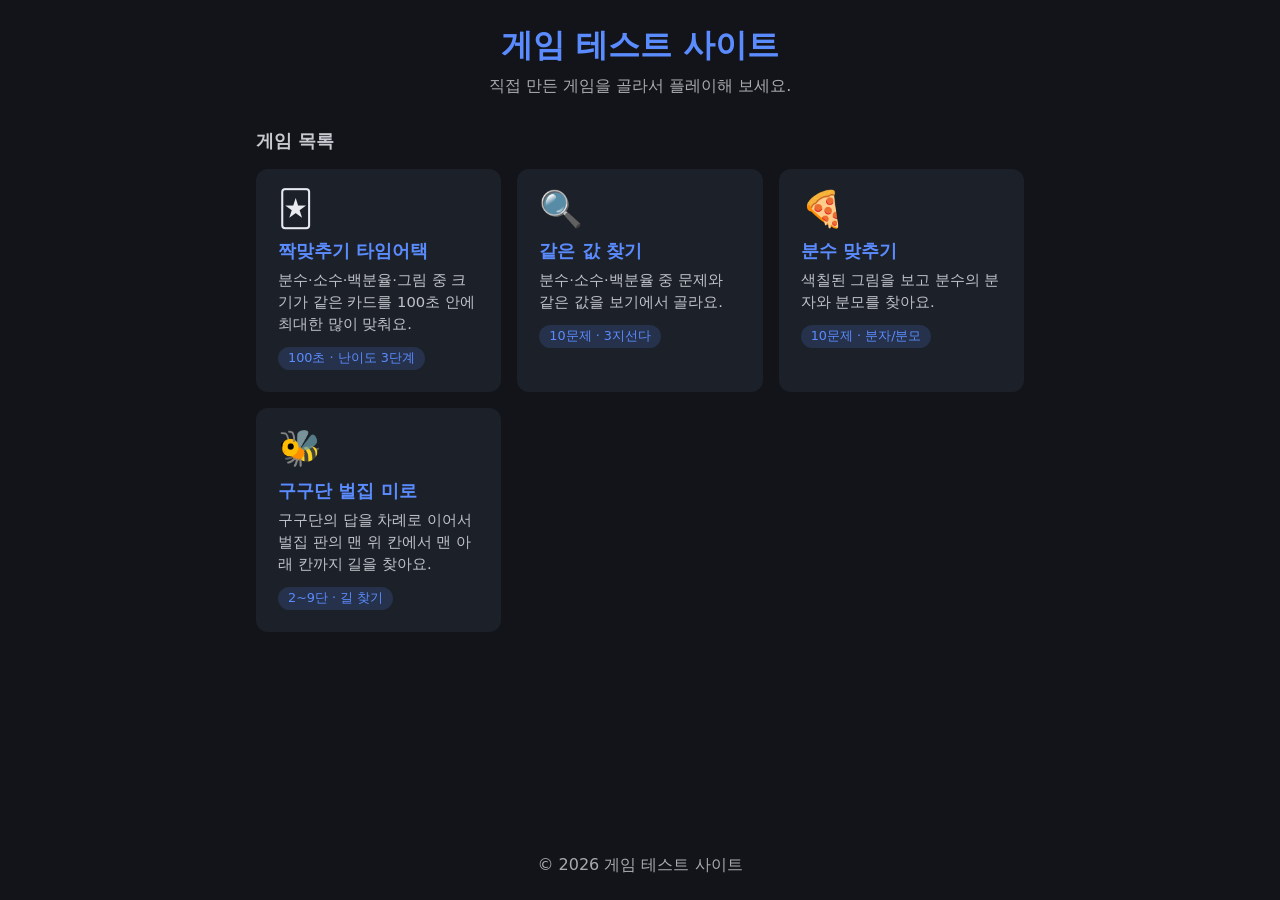
<file: index.html>
<!DOCTYPE html>
<html lang="ko">
<head>
  <meta charset="UTF-8">
  <meta name="viewport" content="width=device-width, initial-scale=1">
  <title>게임 테스트 사이트</title>
  <link rel="stylesheet" href="style.css">
</head>
<body>
  <header>
    <h1>게임 테스트 사이트</h1>
    <p>직접 만든 게임을 골라서 플레이해 보세요.</p>
  </header>

  <main>
    <h2 class="list-title">게임 목록</h2>
    <ul class="game-list">
      <li>
        <a class="game-card" href="card.html">
          <div class="icon">🃏</div>
          <h3>짝맞추기 타임어택</h3>
          <p>분수·소수·백분율·그림 중 크기가 같은 카드를 100초 안에 최대한 많이 맞춰요.</p>
          <span class="tag">100초 · 난이도 3단계</span>
        </a>
      </li>
      <li>
        <a class="game-card" href="find.html">
          <div class="icon">🔍</div>
          <h3>같은 값 찾기</h3>
          <p>분수·소수·백분율 중 문제와 같은 값을 보기에서 골라요.</p>
          <span class="tag">10문제 · 3지선다</span>
        </a>
      </li>
      <li>
        <a class="game-card" href="fraction.html">
          <div class="icon">🍕</div>
          <h3>분수 맞추기</h3>
          <p>색칠된 그림을 보고 분수의 분자와 분모를 찾아요.</p>
          <span class="tag">10문제 · 분자/분모</span>
        </a>
      </li>
      <li>
        <a class="game-card" href="maze.html">
          <div class="icon">🐝</div>
          <h3>구구단 벌집 미로</h3>
          <p>구구단의 답을 차례로 이어서 벌집 판의 맨 위 칸에서 맨 아래 칸까지 길을 찾아요.</p>
          <span class="tag">2~9단 · 길 찾기</span>
        </a>
      </li>
    </ul>
  </main>

  <footer>
    <p>&copy; 2026 게임 테스트 사이트</p>
  </footer>
</body>
</html>
</file>
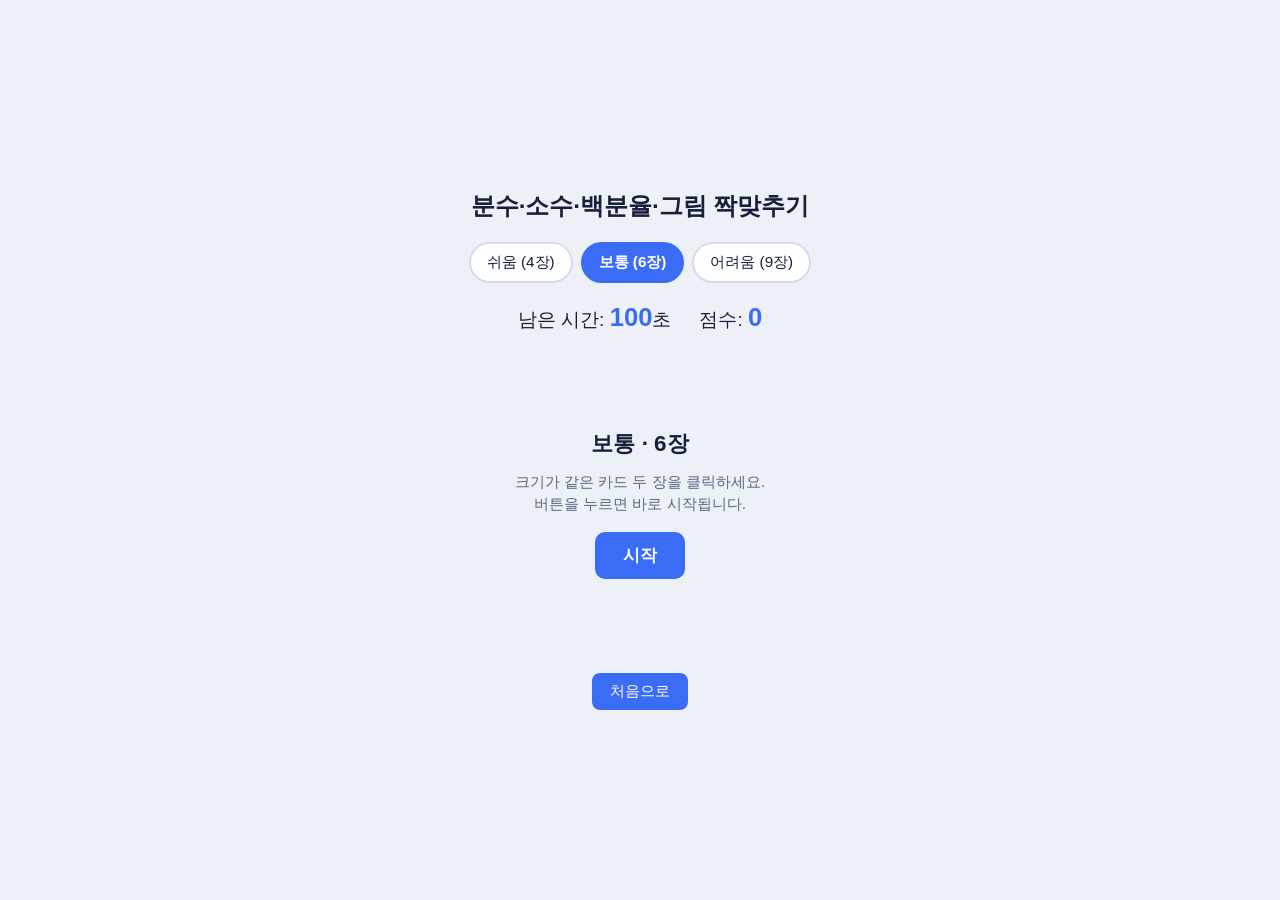
<file: card-game-timed.html>
<!DOCTYPE html>
<html lang="ko">
<head>
<meta charset="UTF-8">
<meta name="viewport" content="width=device-width, initial-scale=1">
<title>분수·소수·백분율·그림 짝맞추기 타임어택</title>
<style>
  /* 라이트/다크 모드: 다른 게임과 같은 방식(CSS 변수 + prefers-color-scheme) */
  :root {
    --bg: #edf1f7;
    --surface: #ffffff;
    --ink: #16203a;
    --muted: #5b6781;
    --line: #d5dce8;
    --accent: #3b6cf6;
    --on-accent: #ffffff;
    --sel-bg: #e6edff;
    --bad: #e5484d;
    --bad-soft: #ffe5e5;
    --overlay: rgba(237, 241, 247, .96);
    --pic-on: #4f7cff;
    --pic-off: #ffffff;
  }
  @media (prefers-color-scheme: dark) {
    :root:not([data-theme="light"]) {
      --bg: #0f1626;
      --surface: #18223a;
      --ink: #eaf0ff;
      --muted: #9aa7c4;
      --line: #2a3656;
      --accent: #8fb0ff;
      --on-accent: #0f1626;
      --sel-bg: #1e2f63;
      --bad: #ff8a81;
      --bad-soft: #4a2220;
      --overlay: rgba(15, 22, 38, .96);
      --pic-on: #6f93ff;
      --pic-off: #0f1626;
      color-scheme: dark;
    }
  }
  :root[data-theme="dark"] {
    --bg: #0f1626;
    --surface: #18223a;
    --ink: #eaf0ff;
    --muted: #9aa7c4;
    --line: #2a3656;
    --accent: #8fb0ff;
    --on-accent: #0f1626;
    --sel-bg: #1e2f63;
    --bad: #ff8a81;
    --bad-soft: #4a2220;
    --overlay: rgba(15, 22, 38, .96);
    --pic-on: #6f93ff;
    --pic-off: #0f1626;
    color-scheme: dark;
  }

  * { box-sizing: border-box; }
  body {
    margin: 0;
    min-height: 100vh;
    display: flex;
    flex-direction: column;
    align-items: center;
    justify-content: center;
    gap: 20px;
    font-family: -apple-system, "Noto Sans KR", "Malgun Gothic", sans-serif;
    background: var(--bg);
    color: var(--ink);
    user-select: none;
  }
  h1 { margin: 0; font-size: 1.5rem; text-align: center; padding: 0 12px; }
  #levels { display: flex; gap: 8px; }
  .level {
    padding: 8px 16px;
    border: 2px solid var(--line);
    border-radius: 999px;
    background: var(--surface);
    color: var(--ink);
    font-size: .95rem;
    cursor: pointer;
  }
  .level.active { background: var(--accent); border-color: var(--accent); color: var(--on-accent); font-weight: 700; }
  .level:disabled { opacity: .5; cursor: not-allowed; }
  #stats { display: flex; gap: 28px; font-size: 1.2rem; }
  #stats b { font-size: 1.6rem; color: var(--accent); }
  #stats #timeBox.low b { color: var(--bad); }
  #stage {
    position: relative;
    display: flex;
    justify-content: center;
    width: min(92vw, 440px);
    min-height: 300px;
  }
  #overlay {
    position: absolute;
    inset: 0;
    z-index: 5;
    display: flex;
    flex-direction: column;
    align-items: center;
    justify-content: center;
    gap: 10px;
    padding: 16px;
    border-radius: 16px;
    background: var(--overlay);
    text-align: center;
    line-height: 1.5;
  }
  #overlay.hidden { display: none; }
  #overlay h2 { margin: 0; font-size: 1.4rem; }
  #overlay p { margin: 0; font-size: .95rem; color: var(--muted); }
  #overlay .big { font-size: 2.6rem; font-weight: 800; color: var(--accent); line-height: 1.1; }
  #overlay .new { color: var(--bad); font-weight: 700; }
  #overlay ol { margin: 0; padding-left: 1.4em; text-align: left; font-size: .9rem; color: var(--muted); }
  #overlay ol li.me { font-weight: 700; color: var(--accent); }
  #startBtn {
    margin-top: 6px;
    padding: 12px 28px;
    border: 0;
    border-radius: 10px;
    background: var(--accent);
    color: var(--on-accent);
    font-size: 1.05rem;
    font-weight: 700;
    cursor: pointer;
  }
  #board {
    display: grid;
    grid-template-columns: repeat(4, 1fr);
    gap: 12px;
    width: min(92vw, 440px);
  }
  /* 쉬움 2x2, 보통 가로 3 x 세로 2, 어려움 3x3 (화면 폭과 관계없이 고정) */
  #board[data-level="easy"]   { grid-template-columns: repeat(2, 1fr); width: min(92vw, 300px); }
  #board[data-level="normal"] { grid-template-columns: repeat(3, 1fr); width: min(92vw, 330px); }
  #board[data-level="hard"]   { grid-template-columns: repeat(3, 1fr); width: min(92vw, 330px); }
  .card {
    aspect-ratio: 3 / 4;
    border: 2px solid var(--line);
    border-radius: 12px;
    background: var(--surface);
    color: var(--ink);
    font-size: 1.7rem;
    font-weight: 700;
    cursor: pointer;
    display: flex;
    align-items: center;
    justify-content: center;
    padding: 0;
    transition: transform .12s, background .12s, border-color .12s, opacity .2s;
  }
  .card:hover { transform: translateY(-3px); }
  .card:focus-visible { outline: 3px solid var(--accent); outline-offset: 2px; }
  .card.selected { background: var(--sel-bg); border-color: var(--accent); transform: translateY(-3px); }
  .card.wrong { background: var(--bad-soft); border-color: var(--bad); animation: shake .25s; }
  .card.pop { opacity: 0; transform: scale(.7); }
  .card svg { width: 84%; height: auto; max-height: 84%; display: block; }
  /* 그림 카드의 칸 색 (CSS 변수라서 다크 모드에서 함께 바뀐다) */
  .card svg .c { stroke: var(--ink); stroke-width: 2; stroke-linejoin: round; }
  .card svg .c.on { fill: var(--pic-on); }
  .card svg .c.off { fill: var(--pic-off); }
  .frac {
    display: inline-flex;
    flex-direction: column;
    align-items: center;
    line-height: 1.15;
  }
  .frac span:first-child {
    border-bottom: 3px solid currentColor;
    padding: 0 .35em .05em;
  }
  .frac span:last-child { padding-top: .05em; }
  @keyframes shake {
    25% { transform: translateX(-5px); }
    75% { transform: translateX(5px); }
  }
  #hint { font-size: .85rem; color: var(--muted); text-align: center; padding: 0 16px; line-height: 1.5; }
  #reset {
    padding: 8px 18px;
    border: 0;
    border-radius: 8px;
    background: var(--accent);
    color: var(--on-accent);
    font-size: .95rem;
    cursor: pointer;
  }
  @media (prefers-reduced-motion: reduce) {
    .card, .card.wrong { animation: none; transition: none; }
  }
</style>
</head>
<body>
  <h1>분수·소수·백분율·그림 짝맞추기</h1>
  <div id="levels">
    <button class="level" data-level="easy">쉬움 (4장)</button>
    <button class="level" data-level="normal">보통 (6장)</button>
    <button class="level" data-level="hard">어려움 (9장)</button>
  </div>
  <div id="stats">
    <div id="timeBox">남은 시간: <b id="timeNum">100</b>초</div>
    <div id="score">점수: <b id="scoreNum">0</b></div>
  </div>
  <div id="stage">
    <div id="board"></div>
    <div id="overlay">
      <h2 id="ovTitle"></h2>
      <div id="ovBody"></div>
      <button id="startBtn">시작</button>
    </div>
  </div>
  <button id="reset">처음으로</button>

<script>
(() => {
  // 난이도: 보드의 카드 수, 그 중 그림 카드 수 (배치는 CSS의 data-level로 정한다)
  const LEVELS = {
    easy:   { count: 4, pics: 1 },
    normal: { count: 6, pics: 2 },
    hard:   { count: 9, pics: 3 },
  };
  let level = "normal";

  // 백분율 값 -> 기약분수(분자/분모)
  const FRACTIONS = {
    5:  [1, 20],
    10: [1, 10],
    20: [1, 5],
    25: [1, 4],
    30: [3, 10],
    40: [2, 5],
    50: [1, 2],
    60: [3, 5],
    75: [3, 4],
    80: [4, 5],
    90: [9, 10],
  };

  function shuffle(arr) {
    for (let i = arr.length - 1; i > 0; i--) {
      const j = Math.floor(Math.random() * (i + 1));
      [arr[i], arr[j]] = [arr[j], arr[i]];
    }
    return arr;
  }

  // ---------- 그림 만들기 (SVG) ----------
  // 색은 CSS 클래스(.c.on / .c.off)로 정해서 라이트/다크 모드에 따라 바뀐다
  const svgWrap = (viewBox, inner) =>
    `<svg viewBox="${viewBox}" xmlns="http://www.w3.org/2000/svg">${inner}</svg>`;

  const pathCell = (d, on) =>
    `<path class="c ${on ? "on" : "off"}" d="${d}"/>`;

  const rectCell = (x, y, size, on) =>
    `<rect class="c ${on ? "on" : "off"}" x="${x}" y="${y}" width="${size}" height="${size}"/>`;

  // 0번 칸부터 차례대로 n개 (항상 같은 위치에서 시작해 이어서 색칠)
  function firstN(n) {
    return new Set(Array.from({ length: n }, (_, k) => k));
  }

  // 원: 12시 방향에서 시계방향으로 4등분, 앞에서부터 n칸 색칠
  function circleSvg(n) {
    const on = firstN(n);
    const r = 44;
    const pt = (a) => `${(50 + r * Math.cos(a)).toFixed(2)},${(50 + r * Math.sin(a)).toFixed(2)}`;
    let s = "";
    for (let k = 0; k < 4; k++) {
      const a0 = -Math.PI / 2 + k * Math.PI / 2;
      const a1 = a0 + Math.PI / 2;
      s += pathCell(`M50,50 L${pt(a0)} A${r},${r} 0 0 1 ${pt(a1)} Z`, on.has(k));
    }
    return svgWrap("0 0 100 100", s);
  }

  // 정오각형: 12시 방향 꼭짓점에서 시계방향으로 5등분, 앞에서부터 n칸 색칠
  function pentagonSvg(n) {
    const on = firstN(n);
    const cx = 50, cy = 53, r = 46;
    const v = (i) => {
      const a = -Math.PI / 2 + i * 2 * Math.PI / 5;
      return `${(cx + r * Math.cos(a)).toFixed(2)},${(cy + r * Math.sin(a)).toFixed(2)}`;
    };
    let s = "";
    for (let k = 0; k < 5; k++) {
      s += pathCell(`M${cx},${cy} L${v(k)} L${v((k + 1) % 5)} Z`, on.has(k));
    }
    return svgWrap("0 0 100 100", s);
  }

  // 직사각형: rows x 5 칸, 좌측 상단에서 가로로 이어서 n칸 색칠 (5칸을 넘으면 한 줄 아래로)
  function gridSvg(rows, n) {
    const cols = 5, size = 18, pad = 2;
    const on = firstN(n);
    let s = "";
    for (let r = 0; r < rows; r++) {
      for (let c = 0; c < cols; c++) {
        s += rectCell(pad + c * size, pad + r * size, size, on.has(r * cols + c));
      }
    }
    return svgWrap(`0 0 ${cols * size + pad * 2} ${rows * size + pad * 2}`, s);
  }

  // 분모 d -> 그림 종류
  const SHAPES = [
    { key: "circle", d: 4,  make: (n) => circleSvg(n) },     // n/4  : 원
    { key: "pent",   d: 5,  make: (n) => pentagonSvg(n) },   // n/5  : 정오각형
    { key: "rect10", d: 10, make: (n) => gridSvg(2, n) },    // n/10 : 2x5 직사각형
    { key: "rect20", d: 20, make: (n) => gridSvg(4, n) },    // n/20 : 4x5 직사각형
  ];

  // ---------- 카드 후보(POOL) ----------
  // 값마다: 분수 1 + 소수 1 + 백분율 1 + (표현 가능한 그림들)
  const POOL = [];
  for (const key of Object.keys(FRACTIONS)) {
    const v = Number(key);
    const [a, b] = FRACTIONS[v];
    const fracHtml = `<span class="frac"><span>${a}</span><span>${b}</span></span>`;
    const decHtml = (v / 100).toFixed(2).replace(/0+$/, ""); // 0.60 -> 0.6
    const pctHtml = v + "%";

    POOL.push({ id: v + "-frac", value: v, type: "frac", make: () => fracHtml });
    POOL.push({ id: v + "-dec",  value: v, type: "dec",  make: () => decHtml });
    POOL.push({ id: v + "-pct",  value: v, type: "pct",  make: () => pctHtml });

    for (const sh of SHAPES) {
      if ((v * sh.d) % 100 === 0) {
        const n = (v * sh.d) / 100; // 색칠할 칸 수 (n/d = v%)
        POOL.push({ id: v + "-" + sh.key, value: v, type: "pic", make: () => sh.make(n) });
      }
    }
  }

  // 카드 종류: 분수, 소수, 백분율, 그림
  const TYPES = ["frac", "dec", "pct", "pic"];

  const boardEl = document.getElementById("board");
  const scoreEl = document.getElementById("scoreNum");

  let cards = [];        // {id, value, type, html}
  let selected = null;
  let score = 0;
  let locked = false;

  // 같은 값을 가진 두 카드가 하나라도 있는지 (id가 항상 다르므로 표기는 자동으로 다름)
  function hasPair(list) {
    for (let i = 0; i < list.length; i++)
      for (let j = i + 1; j < list.length; j++)
        if (list[i].value === list[j].value) return true;
    return false;
  }

  // 보드가 만족해야 할 조건:
  //  1) 맞출 수 있는 쌍이 최소 하나 있다
  //  2) 분수, 소수, 백분율, 그림이 각각 최소 한 장씩 있다
  //  3) 그림 카드 수가 난이도의 정해진 개수와 정확히 같다 (쉬움 1, 보통 2, 어려움 3)
  function validBoard(list) {
    return (
      hasPair(list) &&
      TYPES.every((t) => list.some((c) => c.type === t)) &&
      list.filter((c) => c.type === "pic").length === LEVELS[level].pics
    );
  }

  // 무작위 추첨이 계속 실패할 때 쓰는 확실한 방법
  function fallbackPick(keep, free, need) {
    if (need <= 2) {
      // 새로 뽑는 수가 적을 때: 가능한 조합을 전부 확인
      // (방금 없어진 두 장을 다시 놓으면 직전의 유효한 보드가 되므로 항상 답이 존재한다)
      const order = shuffle(free.slice());
      for (let i = 0; i < order.length; i++)
        for (let j = i + 1; j < order.length; j++) {
          const trial = [order[i], order[j]];
          if (validBoard(keep.concat(trial))) return trial;
        }
      return order.slice(0, need);
    }
    // 처음부터 새로 뽑을 때(keep이 비어 있음):
    //  그림 카드 P장을 고르고, 그 중 한 장과 값이 같은 분수 카드를 넣어 쌍을 만든 뒤,
    //  소수·백분율 카드를 하나씩 넣고 나머지는 글자 카드로 무작위로 채운다
    const P = LEVELS[level].pics;
    const pics = shuffle(free.filter((c) => c.type === "pic"));
    const texts = shuffle(free.filter((c) => c.type !== "pic"));
    const chosen = pics.slice(0, P);
    chosen.push(texts.find((c) => c.type === "frac" && c.value === chosen[0].value));
    for (const t of ["dec", "pct"]) {
      chosen.push(texts.find((c) => c.type === t && !chosen.includes(c)));
    }
    const rest = texts.filter((c) => !chosen.includes(c));
    return chosen.concat(rest.slice(0, need - chosen.length));
  }

  // keep: 보드에 남는 카드들, need: 새로 뽑을 개수
  // 같은 표기(id)가 중복되지 않고, validBoard 조건을 항상 만족하도록 뽑는다.
  function draw(keep, need) {
    const used = new Set(keep.map((c) => c.id));
    const free = POOL.filter((c) => !used.has(c.id));
    const freePics = free.filter((c) => c.type === "pic");
    const freeTexts = free.filter((c) => c.type !== "pic");
    // 남은 카드의 그림 수를 보고, 새로 뽑을 그림 카드 수를 정한다
    const picNeed = LEVELS[level].pics - keep.filter((c) => c.type === "pic").length;
    let picked = null;

    if (picNeed >= 0 && picNeed <= need) {
      for (let t = 0; t < 500 && !picked; t++) {
        const trial = shuffle(freePics.slice()).slice(0, picNeed)
          .concat(shuffle(freeTexts.slice()).slice(0, need - picNeed));
        if (validBoard(keep.concat(trial))) picked = trial;
      }
    }
    if (!picked) picked = fallbackPick(keep, free, need);

    // 이 시점에 그림의 색칠 패턴이 정해진다 (이후 다시 그려도 바뀌지 않음)
    return picked.map((c) => ({ id: c.id, value: c.value, type: c.type, html: c.make() }));
  }

  // ---------- 타임어택 ----------
  const TIME_LIMIT = 100;                 // 제한 시간(초)
  const LEVEL_NAMES = { easy: "쉬움", normal: "보통", hard: "어려움" };

  const timeEl = document.getElementById("timeNum");
  const timeBox = document.getElementById("timeBox");
  const overlayEl = document.getElementById("overlay");
  const ovTitle = document.getElementById("ovTitle");
  const ovBody = document.getElementById("ovBody");
  const startBtn = document.getElementById("startBtn");

  let playing = false;
  let timerId = null;
  let endAt = 0;

  function showOverlay(title, bodyHtml, btnText) {
    ovTitle.textContent = title;
    ovBody.innerHTML = bodyHtml;
    startBtn.textContent = btnText;
    overlayEl.classList.remove("hidden");
  }

  function markLevel() {
    boardEl.dataset.level = level;
    document.querySelectorAll(".level").forEach((b) => {
      b.classList.toggle("active", b.dataset.level === level);
      b.disabled = playing;
    });
  }

  function stopTimer() {
    if (timerId !== null) { clearInterval(timerId); timerId = null; }
  }

  function updateTime() {
    const left = Math.max(0, Math.ceil((endAt - Date.now()) / 1000));
    timeEl.textContent = left;
    timeBox.classList.toggle("low", left <= 10);
    if (left <= 0) endGame();
  }

  // 시작 화면 (카드는 시작 전까지 보이지 않는다)
  function showStart() {
    stopTimer();
    playing = false;
    locked = true;
    selected = null;
    cards = [];
    score = 0;
    scoreEl.textContent = score;
    timeEl.textContent = TIME_LIMIT;
    timeBox.classList.remove("low");
    boardEl.innerHTML = "";
    markLevel();
    showOverlay(
      `${LEVEL_NAMES[level]} · ${LEVELS[level].count}장`,
      `<p>크기가 같은 카드 두 장을 클릭하세요.<br>버튼을 누르면 바로 시작됩니다.</p>`,
      "시작"
    );
  }

  function startGame() {
    // 어느 난이도든 쌍 1개 이상 + 분수·소수·백분율·그림 각 1장 이상 + 그림 개수 고정을 draw()가 보장한다
    cards = shuffle(draw([], LEVELS[level].count));
    selected = null;
    score = 0;
    scoreEl.textContent = score;
    playing = true;
    locked = false;
    markLevel();
    overlayEl.classList.add("hidden");
    render();
    endAt = Date.now() + TIME_LIMIT * 1000;
    timeEl.textContent = TIME_LIMIT;
    timeBox.classList.remove("low");
    stopTimer();
    timerId = setInterval(updateTime, 100);
  }

  function endGame() {
    if (!playing) return;
    stopTimer();
    playing = false;
    locked = true;
    timeEl.textContent = 0;
    markLevel();
    showOverlay(
      "시간 종료!",
      `<div class="big">${score}점</div>` +
      `<p>${LEVEL_NAMES[level]} · ${LEVELS[level].count}장</p>`,
      "다시 도전"
    );
  }

  function setLevel(next) {
    if (playing) return;
    level = next;
    showStart();
  }

  function newGame() { showStart(); }

  function render() {
    boardEl.innerHTML = "";
    cards.forEach((card, i) => {
      const btn = document.createElement("button");
      btn.className = "card";
      btn.innerHTML = card.html;
      btn.addEventListener("click", () => onClick(i));
      boardEl.appendChild(btn);
    });
  }

  const el = (i) => boardEl.children[i];

  function onClick(i) {
    if (locked || !playing) return;

    if (selected === null) {
      selected = i;
      el(i).classList.add("selected");
      return;
    }

    if (selected === i) {
      el(i).classList.remove("selected");
      selected = null;
      return;
    }

    const first = selected;
    selected = null;
    locked = true;

    if (cards[first].value === cards[i].value) {
      el(first).classList.add("pop");
      el(i).classList.add("pop");
      score++;
      scoreEl.textContent = score;
      setTimeout(() => {
        if (!playing) return; // 그 사이 시간이 끝났다면 아무것도 하지 않는다
        const keep = cards.filter((_, k) => k !== first && k !== i);
        const fresh = draw(keep, 2);
        cards[first] = fresh[0];
        cards[i] = fresh[1];
        render();
        locked = false;
      }, 200);
    } else {
      el(first).classList.remove("selected");
      el(first).classList.add("wrong");
      el(i).classList.add("wrong");
      setTimeout(() => {
        el(first).classList.remove("wrong");
        el(i).classList.remove("wrong");
        locked = false;
      }, 300);
    }
  }

  document.querySelectorAll(".level").forEach((b) =>
    b.addEventListener("click", () => setLevel(b.dataset.level)));
  startBtn.addEventListener("click", startGame);
  document.getElementById("reset").addEventListener("click", showStart);
  showStart();
})();
</script>
</body>
</html>
</file>
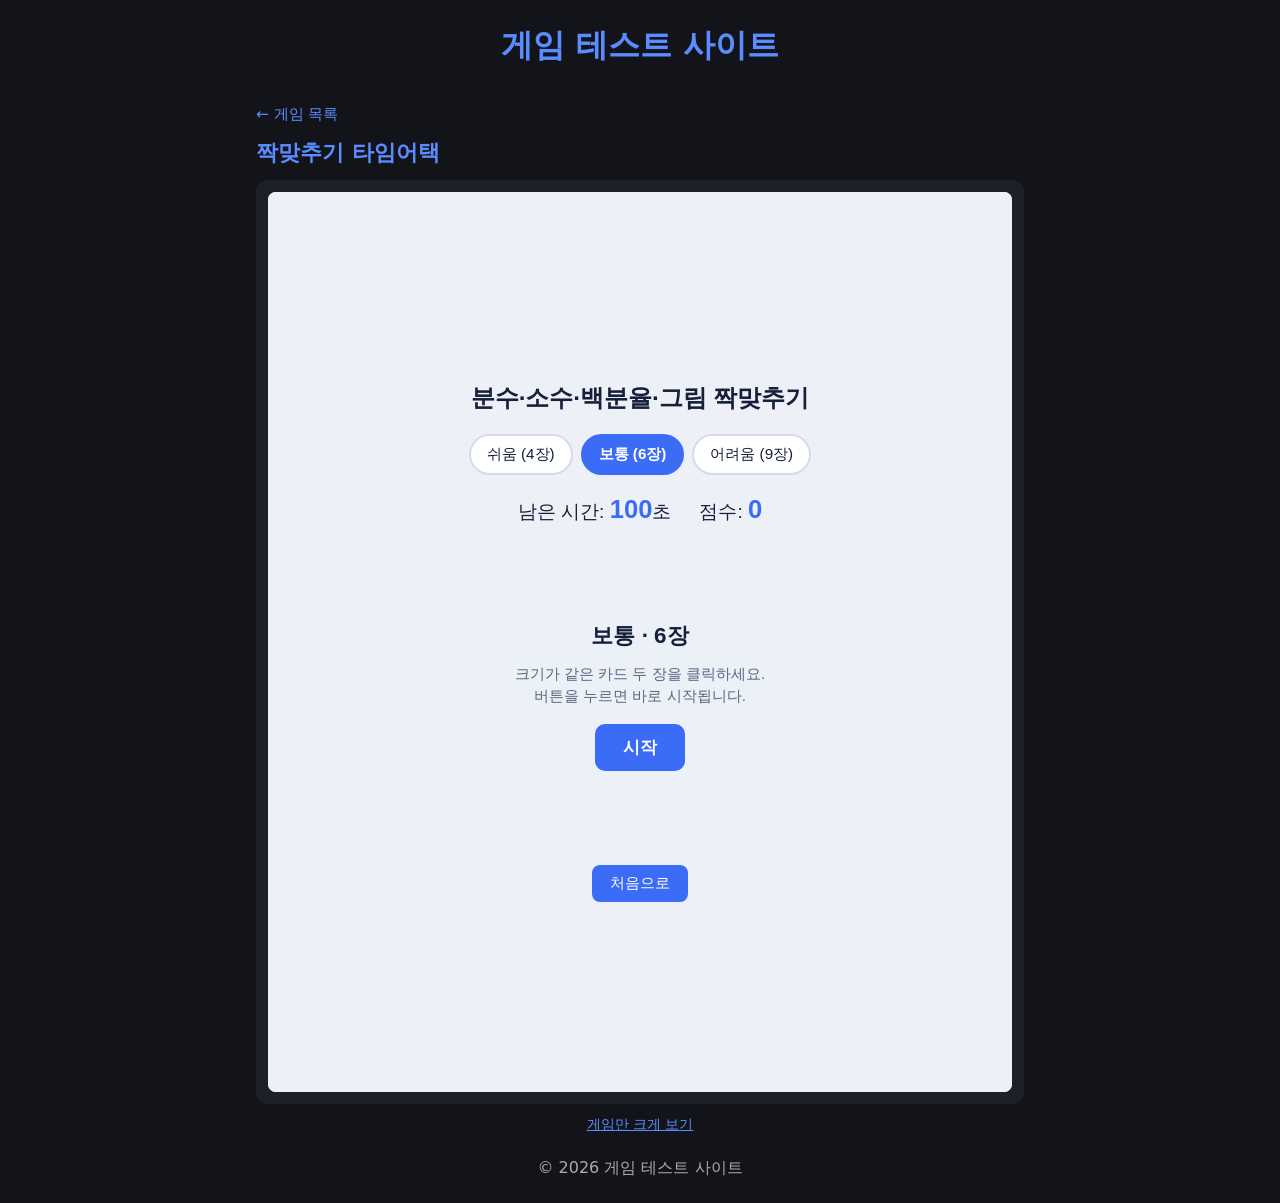
<file: card.html>
<!DOCTYPE html>
<html lang="ko">
<head>
  <meta charset="UTF-8">
  <meta name="viewport" content="width=device-width, initial-scale=1">
  <title>짝맞추기 타임어택 - 게임 테스트 사이트</title>
  <link rel="stylesheet" href="style.css">
</head>
<body>
  <header>
    <h1>게임 테스트 사이트</h1>
  </header>

  <main>
    <a class="back-link" href="index.html">&larr; 게임 목록</a>
    <h2 class="game-page-title">짝맞추기 타임어택</h2>
    <div class="game-frame">
      <iframe src="card-game-timed.html" title="분수·소수·백분율·그림 짝맞추기 타임어택"></iframe>
    </div>
    <p class="open-link"><a href="card-game-timed.html">게임만 크게 보기</a></p>
  </main>

  <footer>
    <p>&copy; 2026 게임 테스트 사이트</p>
  </footer>
</body>
</html>
</file>
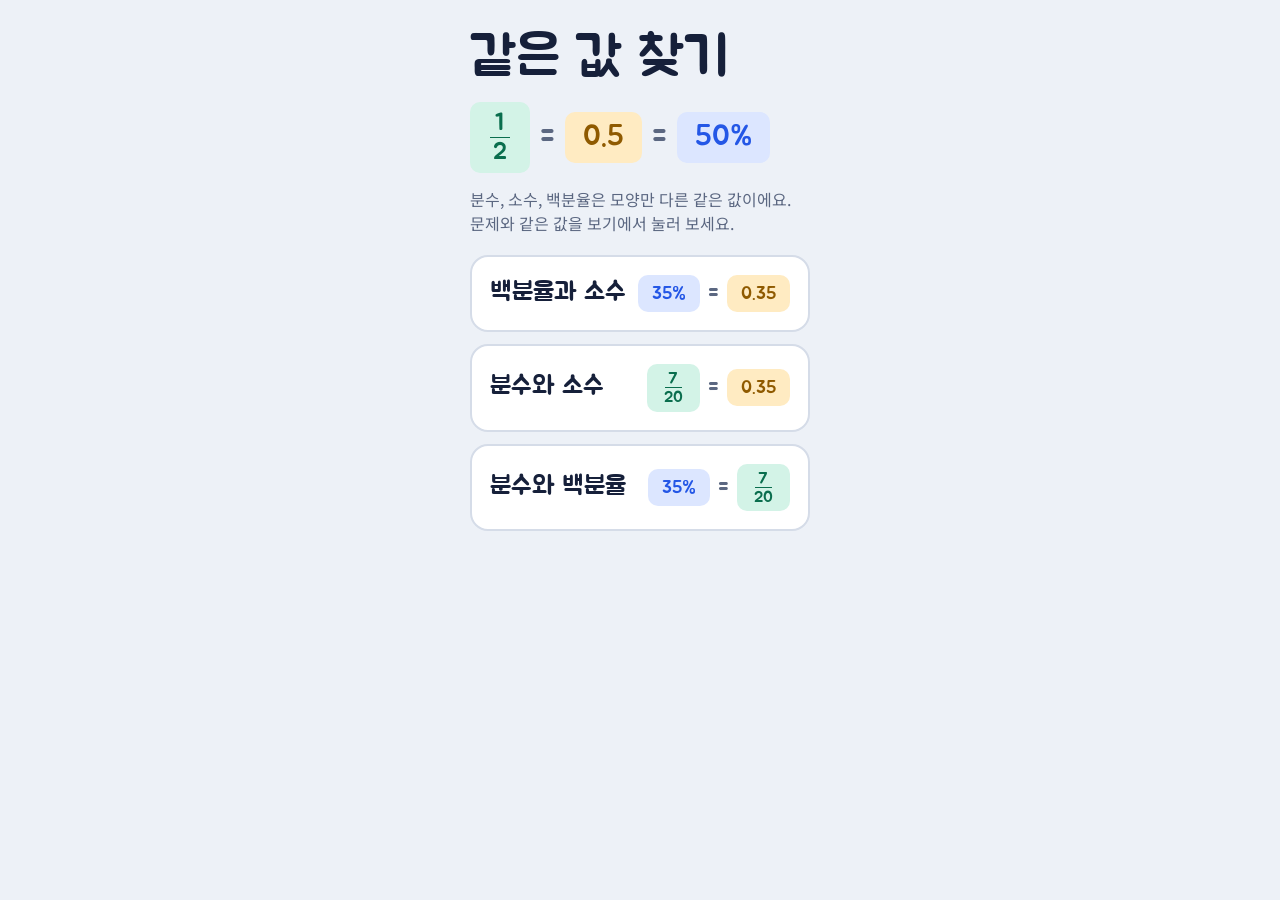
<file: find-same-value.html>
<!doctype html><html><head><meta charset=utf8><meta name=viewport content="width=device-width,initial-scale=1,viewport-fit=cover"><style>:root{color-scheme:light;box-sizing:border-box;padding-top:env(safe-area-inset-top,0px);padding-bottom:env(safe-area-inset-bottom,0px)}html{scroll-padding-top:env(safe-area-inset-top,0px)}body{margin:0;padding:0;font:14px -apple-system,BlinkMacSystemFont,sans-serif;background:#fff;color:#000}img{max-width:100%}[hidden]:not([hidden=until-found i]){display:none!important}</style></head><body>
<title>같은 값 찾기</title>
<meta name="claude:viewport-fit-sides" content="cover">
<link rel="preconnect" href="https://fonts.googleapis.com">
<link rel="preconnect" href="https://fonts.gstatic.com" crossorigin>
<link rel="stylesheet" href="https://fonts.googleapis.com/css2?family=Jua&family=Noto+Sans+KR:wght@400;500;700&display=swap">
<style>
/* Layout: one narrow column that works as a phone app and sits centered on a PC.
   Colour is information: percent = blue, decimal = amber, fraction = green, everywhere. */
:root {
  --bg: #edf1f7;
  --surface: #ffffff;
  --ink: #16203a;
  --muted: #5b6781;
  --line: #d5dce8;
  --pct: #2457e6;  --pct-soft: #dce6ff;
  --dec: #8f5a00;  --dec-soft: #ffebc2;
  --frac: #0a6e4e; --frac-soft: #d3f3e7;
  --good: #0a6e4e;
  --bad: #c13a32;  --bad-soft: #fbdedc;
  --font-display: "Jua", "Apple SD Gothic Neo", "Malgun Gothic", system-ui, sans-serif;
  --font-body: "Noto Sans KR", "Apple SD Gothic Neo", "Malgun Gothic", system-ui, sans-serif;
}
@media (prefers-color-scheme: dark) {
  :root:not([data-theme="light"]) {
    --bg: #0f1626; --surface: #18223a; --ink: #eaf0ff; --muted: #9aa7c4; --line: #2a3656;
    --pct: #8fb0ff; --pct-soft: #1e2f63;
    --dec: #f2b93b; --dec-soft: #4a3710;
    --frac: #4fd1a1; --frac-soft: #12463a;
    --good: #4fd1a1; --bad: #ff8a81; --bad-soft: #4a2220;
    color-scheme: dark;
  }
}
:root[data-theme="dark"] {
  --bg: #0f1626; --surface: #18223a; --ink: #eaf0ff; --muted: #9aa7c4; --line: #2a3656;
  --pct: #8fb0ff; --pct-soft: #1e2f63;
  --dec: #f2b93b; --dec-soft: #4a3710;
  --frac: #4fd1a1; --frac-soft: #12463a;
  --good: #4fd1a1; --bad: #ff8a81; --bad-soft: #4a2220;
  color-scheme: dark;
}

* { box-sizing: border-box; }
body {
  background: var(--bg);
  color: var(--ink);
  font-family: var(--font-body);
  font-size: 16px;
  line-height: 1.5;
  padding-block: 20px 40px;
  padding-left: max(16px, env(safe-area-inset-left, 0px));
  padding-right: max(16px, env(safe-area-inset-right, 0px));
  -webkit-tap-highlight-color: transparent;
}
.wrap { max-width: 640px; margin: 0 auto; display: grid; gap: 20px; }
h1, h2 { font-family: var(--font-display); font-weight: 400; margin: 0; text-wrap: balance; }
p { margin: 0; }
button { font: inherit; color: inherit; cursor: pointer; }
button:focus-visible { outline: 3px solid var(--ink); outline-offset: 3px; }

/* value chips + fractions */
.chip {
  display: inline-flex; align-items: center; justify-content: center;
  background: var(--fs); color: var(--fc);
  font-family: var(--font-display); font-size: 1.35rem; line-height: 1.2;
  padding: 6px 14px; border-radius: 10px; min-height: 2.3rem;
}
.chip.ask { background: transparent; border: 2px dashed var(--fc); }
.eq { font-family: var(--font-display); color: var(--muted); font-size: 1.3rem; }
.frac { display: inline-flex; flex-direction: column; align-items: center; line-height: 1.05; vertical-align: middle; }
.frac .n { padding: 0 .2em .06em; border-bottom: .07em solid currentColor; }
.frac .d { padding: .06em .2em 0; }
.chip .frac { font-size: .85em; }

/* home */
.hero { display: grid; gap: 14px; padding-top: 8px; }
.hero h1 { font-size: clamp(2.4rem, 11vw, 3.4rem); line-height: 1.1; }
.hero .lead { color: var(--muted); max-width: 36ch; }
.hero-eq { display: flex; align-items: center; flex-wrap: wrap; gap: 10px; }
.hero-eq .chip { font-size: 1.8rem; padding: 8px 18px; }
.hero-eq .eq { font-size: 1.8rem; }
.cards { display: grid; gap: 12px; }
.card {
  display: flex; align-items: center; justify-content: space-between; flex-wrap: wrap; gap: 12px;
  text-align: left; width: 100%;
  background: var(--surface); border: 2px solid var(--line); border-radius: 18px; padding: 18px;
  transition: transform .15s ease, border-color .15s ease;
}
.card:hover { transform: translateY(-2px); border-color: var(--ink); }
.card .t { font-family: var(--font-display); font-size: 1.6rem; line-height: 1.2; }
.card .pair { display: flex; align-items: center; gap: 8px; }
.card .pair .chip { font-size: 1.15rem; }

/* sub select + shared top row */
.topbar { display: flex; align-items: center; justify-content: space-between; gap: 12px; flex-wrap: wrap; }
.back {
  background: transparent; border: 2px solid var(--line); border-radius: 999px; padding: 6px 16px; color: var(--muted);
}
.back:hover { border-color: var(--ink); color: var(--ink); }
.sub-head { display: grid; gap: 6px; }
.sub-head h2 { font-size: 2rem; }
.sub-head p { color: var(--muted); }
.dirs { display: grid; gap: 12px; }
.dir {
  display: grid; gap: 12px; text-align: left; width: 100%;
  background: var(--surface); border: 2px solid var(--line); border-radius: 18px; padding: 18px;
  transition: transform .15s ease, border-color .15s ease;
}
.dir:hover { transform: translateY(-2px); border-color: var(--ink); }
.dir .t { font-family: var(--font-display); font-size: 1.7rem; line-height: 1.2; }
.dir .t i { font-style: normal; color: var(--muted); padding: 0 .15em; }
.dir .ex { display: flex; align-items: center; gap: 10px; flex-wrap: wrap; }

/* game */
.hud { display: flex; align-items: center; justify-content: space-between; gap: 12px; flex-wrap: wrap; }
.mode { display: flex; align-items: center; gap: 8px; font-family: var(--font-display); font-size: 1.15rem; }
.mode i { font-style: normal; color: var(--muted); }
.mode .tag { background: var(--fs); color: var(--fc); border-radius: 8px; padding: 2px 10px; }
.score { color: var(--muted); font-size: .95rem; font-variant-numeric: tabular-nums; }
.pips { display: grid; grid-template-columns: repeat(10, 1fr); gap: 5px; }
.pip { height: 8px; border-radius: 4px; background: var(--line); transition: background .2s ease; }
.pip.cur { background: var(--ink); }
.pip.ok { background: var(--good); }
.pip.miss { background: var(--dec); }

.qcard {
  background: var(--fs); color: var(--fc); border-radius: 24px; padding: 22px 20px 20px;
  display: grid; gap: 14px; justify-items: center; text-align: center;
}
.qtag { font-size: .85rem; font-weight: 700; letter-spacing: .08em; background: var(--surface); border-radius: 999px; padding: 2px 14px; }
.qval { font-family: var(--font-display); font-size: clamp(3.4rem, 17vw, 6rem); line-height: 1.1; min-height: 1.2em; display: flex; align-items: center; justify-content: center; }
.qval .frac { font-size: .85em; }
.prompt { color: var(--ink); font-size: 1rem; }
.bar { width: 100%; display: grid; grid-template-columns: repeat(20, 1fr); gap: 3px; }
.cell { height: 12px; border-radius: 3px; background: var(--surface); transition: background .25s ease; }
.cell.on { background: var(--fc); }
.bar-cap { font-size: .85rem; color: var(--ink); visibility: hidden; font-variant-numeric: tabular-nums; }
.bar-cap.on { visibility: visible; }

.choices { display: grid; grid-template-columns: repeat(3, minmax(0, 1fr)); gap: 10px; }
.choice {
  min-height: 104px; min-width: 0; padding: 16px 4px;
  display: flex; align-items: center; justify-content: center;
  background: var(--surface); border: 2px solid var(--line); border-radius: 18px;
  font-family: var(--font-display); font-size: clamp(1.8rem, 8vw, 2.8rem); line-height: 1.1;
  color: var(--ink);
  transition: transform .12s ease, border-color .12s ease, background .12s ease, opacity .2s ease;
}
.choice .frac { font-size: .85em; }
.choice:hover:not(:disabled) { border-color: var(--tc); transform: translateY(-2px); }
.choice:active:not(:disabled) { transform: translateY(0) scale(.98); }
.choice .key { position: absolute; }
.choice.ok { background: var(--tcs); border-color: var(--tc); color: var(--tc); }
.choice.no { background: var(--bad-soft); border-color: var(--bad); color: var(--bad); opacity: .75; animation: shake .35s; }
.choice.dim { opacity: .4; }
.choice:disabled { cursor: default; }
@keyframes shake { 0%,100% { transform: translateX(0); } 25% { transform: translateX(-6px); } 75% { transform: translateX(6px); } }

.msg { min-height: 1.6em; text-align: center; color: var(--muted); }
.msg.bad { color: var(--bad); font-weight: 700; }
.reveal { display: grid; gap: 12px; justify-items: center; visibility: hidden; }
.reveal.on { visibility: visible; }
.reveal .row { display: flex; align-items: center; justify-content: center; gap: 10px; flex-wrap: wrap; }
.next {
  background: var(--ink); color: var(--bg); border: 0; border-radius: 999px;
  font-family: var(--font-display); font-size: 1.2rem; padding: 10px 28px;
}
.kbd { text-align: center; font-size: .85rem; color: var(--muted); }
@media (hover: none) { .kbd { display: none; } }

/* result */
.result { display: grid; gap: 18px; text-align: center; justify-items: center; padding-top: 8px; }
.result h2 { font-size: clamp(2.2rem, 10vw, 3.2rem); }
.big { font-family: var(--font-display); font-size: clamp(3.6rem, 18vw, 6rem); line-height: 1; }
.big small { font-size: .4em; color: var(--muted); }
.review { display: grid; gap: 8px; justify-items: center; width: 100%; }
.review h3 { margin: 0; font-size: .95rem; color: var(--muted); font-weight: 500; }
.review .row { display: flex; align-items: center; gap: 8px; flex-wrap: wrap; justify-content: center; }
.btns { display: flex; gap: 10px; flex-wrap: wrap; justify-content: center; }
.btn { border: 2px solid var(--ink); background: var(--ink); color: var(--bg); border-radius: 999px; font-family: var(--font-display); font-size: 1.2rem; padding: 10px 26px; }
.btn.alt { background: transparent; color: var(--ink); }

@media (prefers-reduced-motion: reduce) {
  * { animation: none !important; transition: none !important; }
}
</style>

<main class="wrap">

  <!-- 1. 첫 화면 -->
  <section id="v-home" class="wrap">
    <div class="hero">
      <h1>같은 값 찾기</h1>
      <div class="hero-eq" aria-label="2분의 1은 0.5이고 50퍼센트와 같아요">
        <span class="chip" style="--fc:var(--frac);--fs:var(--frac-soft)"><span class="frac"><span class="n">1</span><span class="d">2</span></span></span>
        <span class="eq">=</span>
        <span class="chip" style="--fc:var(--dec);--fs:var(--dec-soft)">0.5</span>
        <span class="eq">=</span>
        <span class="chip" style="--fc:var(--pct);--fs:var(--pct-soft)">50%</span>
      </div>
      <p class="lead">분수, 소수, 백분율은 모양만 다른 같은 값이에요. 문제와 같은 값을 보기에서 눌러 보세요.</p>
    </div>
    <div class="cards" id="cards"></div>
  </section>

  <!-- 2. 방향 선택 -->
  <section id="v-sub" class="wrap" hidden>
    <div class="topbar"><button class="back" id="sub-back" type="button">← 처음으로</button></div>
    <div class="sub-head">
      <h2 id="sub-title"></h2>
      <p>어느 쪽에서 어느 쪽으로 바꿔 볼까요?</p>
    </div>
    <div class="dirs" id="dirs"></div>
  </section>

  <!-- 3. 게임 -->
  <section id="v-game" class="wrap" hidden>
    <div class="topbar"><button class="back" id="game-back" type="button">← 그만하기</button></div>
    <div class="hud">
      <div class="mode" id="mode"></div>
      <div class="score" id="score" aria-live="polite"></div>
    </div>
    <div class="pips" id="pips" aria-hidden="true"></div>
    <div class="qcard" id="qcard">
      <span class="qtag" id="qtag"></span>
      <div class="qval" id="qval"></div>
      <p class="prompt" id="prompt"></p>
      <div class="bar" id="bar" aria-hidden="true"></div>
      <p class="bar-cap" id="bar-cap"></p>
    </div>
    <div class="choices" id="choices"></div>
    <p class="msg" id="msg" aria-live="polite"></p>
    <div class="reveal" id="reveal">
      <div class="row" id="reveal-eq"></div>
      <button class="next" id="next" type="button">다음 문제</button>
    </div>
    <p class="kbd">키보드 1, 2, 3 으로도 고를 수 있어요.</p>
  </section>

  <!-- 4. 결과 -->
  <section id="v-result" class="wrap" hidden>
    <div class="result">
      <p class="mode" id="r-mode" style="justify-content:center"></p>
      <h2 id="r-title"></h2>
      <p class="big" id="r-score"></p>
      <p id="r-note" style="color:var(--muted)"></p>
      <div class="review" id="review" hidden>
        <h3>한 번에 못 맞힌 문제</h3>
        <div id="review-list" style="display:grid;gap:8px;justify-items:center"></div>
      </div>
      <div class="btns">
        <button class="btn" id="again" type="button">다시 하기</button>
        <button class="btn alt" id="menu" type="button">다른 게임 고르기</button>
      </div>
    </div>
  </section>

</main>

<script>
(function () {
  var VALUES = [];
  for (var v = 5; v <= 95; v += 5) VALUES.push(v);
  var ROUNDS = 10;

  var FORMS = {
    pct:  { name: "백분율", obj: "백분율을" },
    dec:  { name: "소수",   obj: "소수를" },
    frac: { name: "분수",   obj: "분수를" }
  };
  // 첫 화면 순서: 백분율과 소수, 분수와 소수, 분수와 백분율
  var CATS = [
    { id: "pd", title: "백분율과 소수", a: "pct",  b: "dec" },
    { id: "fd", title: "분수와 소수",   a: "frac", b: "dec" },
    { id: "fp", title: "분수와 백분율", a: "pct",  b: "frac" }
  ];

  function gcd(a, b) { return b ? gcd(b, a % b) : a; }
  function parts(n) { var g = gcd(n, 100); return [n / g, 100 / g]; }
  function valHTML(f, n) {
    if (f === "pct") return n + "%";
    if (f === "dec") return String(n / 100);
    var p = parts(n);
    return '<span class="frac"><span class="n">' + p[0] + '</span><span class="d">' + p[1] + '</span></span>';
  }
  function valLabel(f, n) {
    if (f === "pct") return n + " 퍼센트";
    if (f === "dec") return String(n / 100);
    var p = parts(n);
    return p[1] + "분의 " + p[0];
  }
  function sty(f) { return "--fc:var(--" + f + ");--fs:var(--" + f + "-soft)"; }
  function chip(f, n, extra) { return '<span class="chip ' + (extra || "") + '" style="' + sty(f) + '">' + (extra === "ask" ? "?" : valHTML(f, n)) + "</span>"; }
  function shuffle(a) {
    a = a.slice();
    for (var i = a.length - 1; i > 0; i--) {
      var j = Math.floor(Math.random() * (i + 1));
      var t = a[i]; a[i] = a[j]; a[j] = t;
    }
    return a;
  }
  function $(id) { return document.getElementById(id); }

  var views = ["home", "sub", "game", "result"];
  function show(name) {
    views.forEach(function (v) { $("v-" + v).hidden = (v !== name); });
    window.scrollTo(0, 0);
  }

  var state = null;
  var timer = null;
  var currentCat = null;

  /* ---------- 첫 화면 ---------- */
  var cardsEl = $("cards");
  CATS.forEach(function (c) {
    var b = document.createElement("button");
    b.type = "button";
    b.className = "card";
    b.innerHTML = '<span class="t">' + c.title + '</span><span class="pair">' +
      chip(c.a, 35) + '<span class="eq">=</span>' + chip(c.b, 35) + "</span>";
    b.addEventListener("click", function () { openSub(c); });
    cardsEl.appendChild(b);
  });

  /* ---------- 방향 선택 ---------- */
  function openSub(c) {
    currentCat = c;
    $("sub-title").textContent = c.title;
    var box = $("dirs");
    box.innerHTML = "";
    [[c.a, c.b], [c.b, c.a]].forEach(function (d) {
      var b = document.createElement("button");
      b.type = "button";
      b.className = "dir";
      b.innerHTML = '<span class="t">' + FORMS[d[0]].name + " <i>→</i> " + FORMS[d[1]].name + "</span>" +
        '<span class="ex">' + chip(d[0], 35) + '<span class="eq">→</span>' + chip(d[1], 35, "ask") + "</span>";
      b.addEventListener("click", function () { startGame(d[0], d[1]); });
      box.appendChild(b);
    });
    show("sub");
  }
  $("sub-back").addEventListener("click", function () { show("home"); });

  /* ---------- 게임 ---------- */
  function startGame(from, to) {
    clearTimeout(timer);
    state = {
      from: from, to: to,
      order: shuffle(VALUES).slice(0, ROUNDS),
      i: 0, results: [], missed: false, locked: false, n: 0
    };
    $("mode").innerHTML = '<span class="tag" style="' + sty(from) + '">' + FORMS[from].name + "</span><i>→</i>" +
      '<span class="tag" style="' + sty(to) + '">' + FORMS[to].name + "</span>";
    show("game");
    showQuestion();
  }

  function renderPips() {
    var box = $("pips");
    box.innerHTML = "";
    for (var k = 0; k < ROUNDS; k++) {
      var s = document.createElement("span");
      var cls = "pip";
      if (k < state.results.length) cls += state.results[k] ? " ok" : " miss";
      else if (k === state.i) cls += " cur";
      s.className = cls;
      box.appendChild(s);
    }
  }
  function renderScore() {
    var ok = state.results.filter(Boolean).length;
    $("score").textContent = (state.i + 1) + " / " + ROUNDS + " 문제 · 한 번에 맞힘 " + ok;
  }

  function showQuestion() {
    var s = state;
    var n = s.order[s.i];
    s.n = n; s.missed = false; s.locked = false;

    var q = $("qcard");
    q.setAttribute("style", sty(s.from));
    $("qtag").textContent = FORMS[s.from].name;
    $("qval").innerHTML = valHTML(s.from, n);
    $("qval").setAttribute("aria-label", valLabel(s.from, n));
    $("prompt").textContent = "같은 값의 " + FORMS[s.to].obj + " 고르세요";

    var bar = $("bar");
    bar.innerHTML = "";
    for (var c = 0; c < 20; c++) {
      var cell = document.createElement("span");
      cell.className = "cell";
      bar.appendChild(cell);
    }
    $("bar-cap").className = "bar-cap";
    $("bar-cap").textContent = "20칸 중 " + (n / 5) + "칸";

    var pool = shuffle(VALUES.filter(function (v) { return v !== n && Math.abs(v - n) <= 15; })).slice(0, 2);
    var opts = shuffle([n].concat(pool));
    var ch = $("choices");
    ch.setAttribute("style", "--tc:var(--" + s.to + ");--tcs:var(--" + s.to + "-soft)");
    ch.innerHTML = "";
    opts.forEach(function (v, idx) {
      var b = document.createElement("button");
      b.type = "button";
      b.className = "choice";
      b.innerHTML = valHTML(s.to, v);
      b.setAttribute("aria-label", valLabel(s.to, v));
      b.dataset.v = v;
      b.addEventListener("click", function () { pick(b); });
      ch.appendChild(b);
    });

    $("msg").className = "msg";
    $("msg").textContent = "";
    $("reveal").className = "reveal";
    $("next").textContent = (s.i === ROUNDS - 1) ? "결과 보기" : "다음 문제";
    renderPips();
    renderScore();
  }

  function pick(btn) {
    var s = state;
    if (!s || s.locked || btn.disabled) return;
    if (Number(btn.dataset.v) === s.n) {
      s.locked = true;
      s.results.push(!s.missed);
      btn.classList.add("ok");
      Array.prototype.forEach.call($("choices").children, function (b) {
        if (b !== btn) { b.classList.add("dim"); b.disabled = true; }
      });
      $("msg").className = "msg";
      $("msg").textContent = s.missed ? "맞았어요! 같은 값이에요." : "한 번에 맞혔어요!";
      // 칸 채우기
      var cells = $("bar").children;
      for (var k = 0; k < s.n / 5; k++) {
        cells[k].style.transitionDelay = (k * 25) + "ms";
        cells[k].classList.add("on");
      }
      $("bar-cap").className = "bar-cap on";
      // 세 가지 표현
      $("reveal-eq").innerHTML = chip("pct", s.n) + '<span class="eq">=</span>' + chip("dec", s.n) + '<span class="eq">=</span>' + chip("frac", s.n);
      $("reveal").className = "reveal on";
      $("next").focus({ preventScroll: true });
      renderPips();
      timer = setTimeout(next, 2200);
    } else {
      s.missed = true;
      btn.disabled = true;
      btn.classList.add("no");
      $("msg").className = "msg bad";
      $("msg").textContent = "아니에요. 다시 골라 보세요.";
    }
  }

  function next() {
    clearTimeout(timer);
    if (!state || !state.locked) return;
    state.i += 1;
    if (state.i >= ROUNDS) finish(); else showQuestion();
  }
  $("next").addEventListener("click", next);

  $("game-back").addEventListener("click", function () {
    clearTimeout(timer);
    state = null;
    openSub(currentCat);
  });

  document.addEventListener("keydown", function (e) {
    if ($("v-game").hidden || !state || state.locked) return;
    if (e.ctrlKey || e.metaKey || e.altKey) return;
    var k = Number(e.key);
    if (k >= 1 && k <= 3) {
      var b = $("choices").children[k - 1];
      if (b) pick(b);
    }
  });

  /* ---------- 결과 ---------- */
  function finish() {
    var s = state;
    var ok = s.results.filter(Boolean).length;
    $("r-mode").innerHTML = '<span class="tag" style="' + sty(s.from) + ';background:var(--fs);color:var(--fc);border-radius:8px;padding:2px 10px">' + FORMS[s.from].name +
      '</span><i style="font-style:normal;color:var(--muted)">→</i><span class="tag" style="' + sty(s.to) + ';background:var(--fs);color:var(--fc);border-radius:8px;padding:2px 10px">' + FORMS[s.to].name + "</span>";
    $("r-title").textContent = ok === ROUNDS ? "모두 한 번에 맞혔어요!" : ok >= 8 ? "아주 잘했어요!" : ok >= 5 ? "좋아요, 거의 다 왔어요" : "다시 도전해 봐요";
    $("r-score").innerHTML = ok + "<small> / " + ROUNDS + "</small>";
    $("r-note").textContent = "한 번에 맞힌 문제 수예요.";
    var list = $("review-list");
    list.innerHTML = "";
    var missedAny = false;
    s.order.forEach(function (n, idx) {
      if (s.results[idx]) return;
      missedAny = true;
      var row = document.createElement("div");
      row.className = "row";
      row.innerHTML = chip(s.from, n) + '<span class="eq">=</span>' + chip(s.to, n);
      list.appendChild(row);
    });
    $("review").hidden = !missedAny;
    show("result");
  }
  $("again").addEventListener("click", function () { startGame(state.from, state.to); });
  $("menu").addEventListener("click", function () { state = null; show("home"); });
})();
</script>

</body></html>
</file>
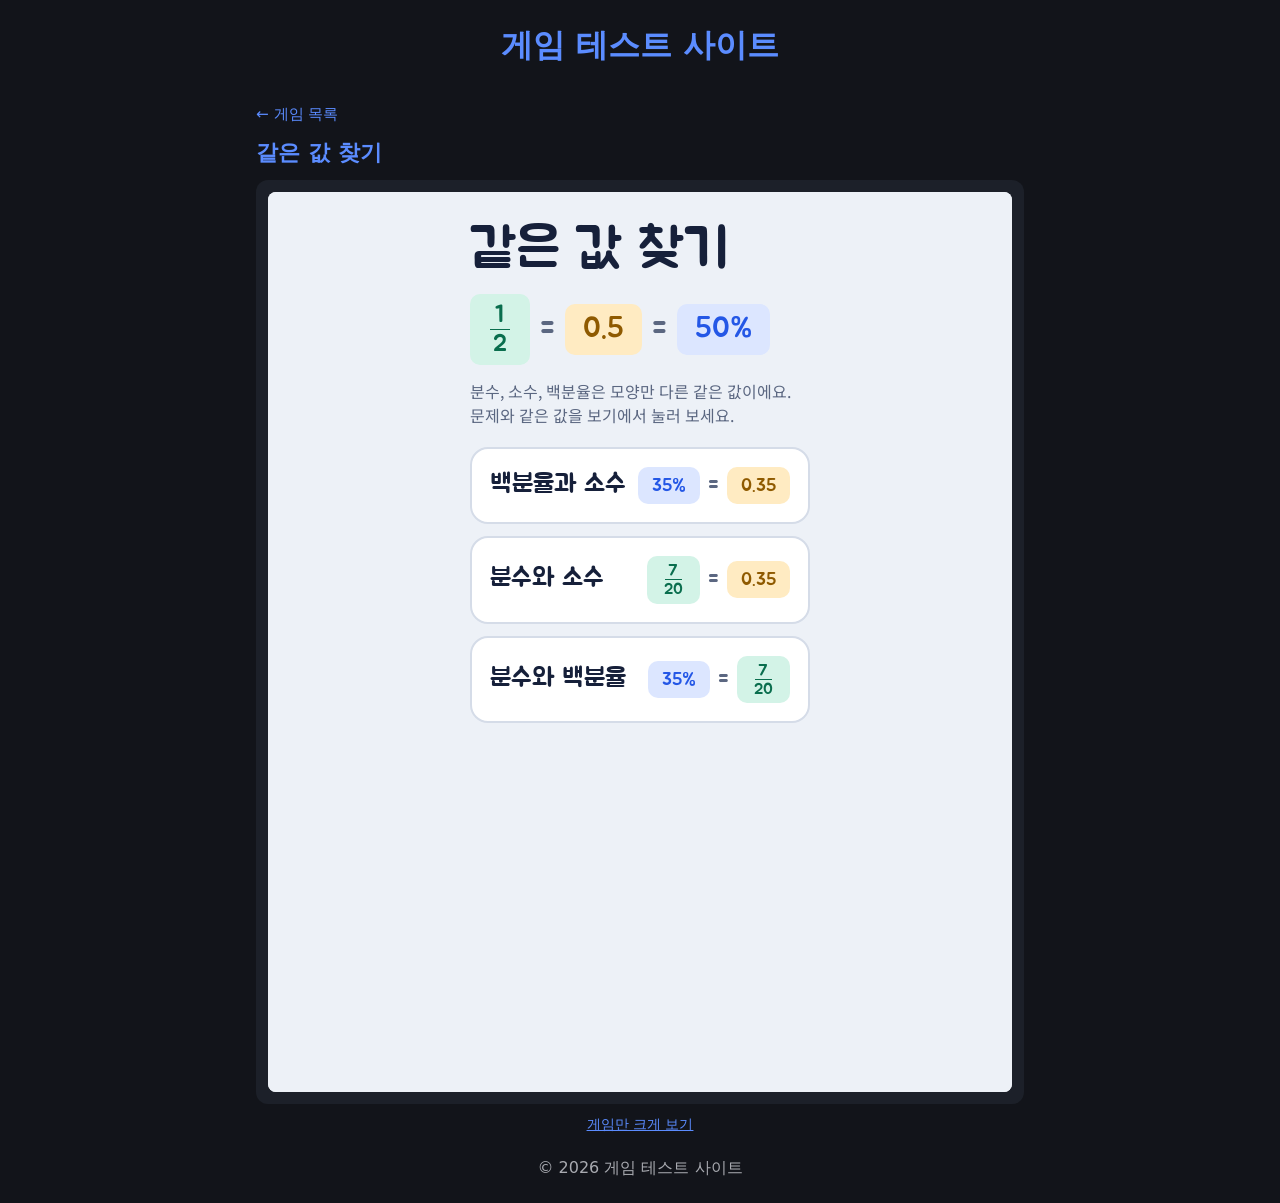
<file: find.html>
<!DOCTYPE html>
<html lang="ko">
<head>
  <meta charset="UTF-8">
  <meta name="viewport" content="width=device-width, initial-scale=1">
  <title>같은 값 찾기 - 게임 테스트 사이트</title>
  <link rel="stylesheet" href="style.css">
</head>
<body>
  <header>
    <h1>게임 테스트 사이트</h1>
  </header>

  <main>
    <a class="back-link" href="index.html">&larr; 게임 목록</a>
    <h2 class="game-page-title">같은 값 찾기</h2>
    <div class="game-frame">
      <iframe src="find-same-value.html" title="같은 값 찾기"></iframe>
    </div>
    <p class="open-link"><a href="find-same-value.html">게임만 크게 보기</a></p>
  </main>

  <footer>
    <p>&copy; 2026 게임 테스트 사이트</p>
  </footer>
</body>
</html>
</file>
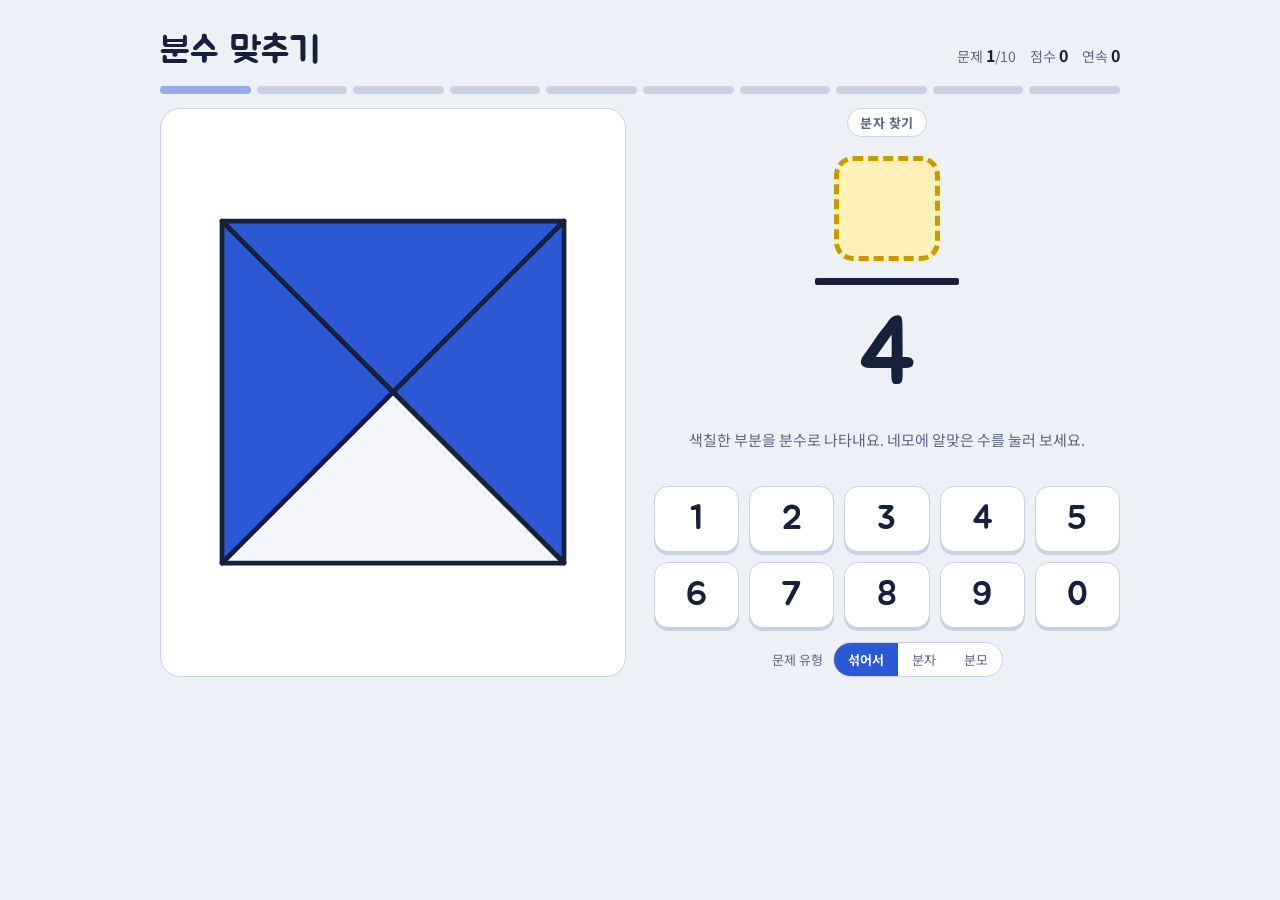
<file: fraction-guess.html>
<!doctype html><html><head><meta charset=utf8><meta name=viewport content="width=device-width,initial-scale=1,viewport-fit=cover"><style>:root{color-scheme:light;box-sizing:border-box;padding-top:env(safe-area-inset-top,0px);padding-bottom:env(safe-area-inset-bottom,0px)}html{scroll-padding-top:env(safe-area-inset-top,0px)}body{margin:0;padding:0;font:14px -apple-system,BlinkMacSystemFont,sans-serif;background:#fff;color:#000}img{max-width:100%}[hidden]:not([hidden=until-found i]){display:none!important}</style></head><body>
<title>분수 맞추기</title>
<meta name="claude:viewport-fit-sides" content="cover">
<link rel="stylesheet" href="https://fonts.googleapis.com/css2?family=Jua&family=Noto+Sans+KR:wght@400;500;700&display=swap">
<style>
/* Layout: phone = picture and fraction side by side, keypad below; wide screens = big picture left, fraction + keypad right. */
:root{
  --display:"Jua","Apple SD Gothic Neo","Malgun Gothic","Noto Sans KR",sans-serif;
  --body:"Noto Sans KR","Apple SD Gothic Neo","Malgun Gothic",system-ui,sans-serif;

  --bg:#EDF0F7;
  --card:#FFFFFF;
  --ink:#16203A;
  --muted:#5B6685;
  --line:#C9D1E4;

  --fill:#2B59D6;
  --on-fill:#FFFFFF;
  --empty:#F4F6FC;

  --box-bg:#FFF1B8;
  --box-edge:#C99A00;
  --box-ink:#16203A;

  --good:#1E9E62;
  --good-bg:#D6F3E3;
  --good-ink:#0E5A37;
  --bad:#D9363E;
  --bad-bg:#FBDADC;
  --bad-ink:#8E1A21;
  --warn:#D99A00;
}
@media (prefers-color-scheme: dark){
  :root:not([data-theme="light"]){
    --bg:#0E1424;
    --card:#161E36;
    --ink:#E8EDF8;
    --muted:#9AA6C6;
    --line:#2E3A5E;
    --fill:#5F86FF;
    --on-fill:#0E1630;
    --empty:#1E2848;
    --box-bg:#3A3110;
    --box-edge:#F2B84B;
    --box-ink:#FFE9A8;
    --good:#3DD68C;
    --good-bg:#123B2A;
    --good-ink:#9BF0C6;
    --bad:#FF6B72;
    --bad-bg:#46181C;
    --bad-ink:#FFC2C5;
    --warn:#F2B84B;
    color-scheme:dark;
  }
}
:root[data-theme="dark"]{
  --bg:#0E1424;
  --card:#161E36;
  --ink:#E8EDF8;
  --muted:#9AA6C6;
  --line:#2E3A5E;
  --fill:#5F86FF;
  --on-fill:#0E1630;
  --empty:#1E2848;
  --box-bg:#3A3110;
  --box-edge:#F2B84B;
  --box-ink:#FFE9A8;
  --good:#3DD68C;
  --good-bg:#123B2A;
  --good-ink:#9BF0C6;
  --bad:#FF6B72;
  --bad-bg:#46181C;
  --bad-ink:#FFC2C5;
  --warn:#F2B84B;
  color-scheme:dark;
}

*{box-sizing:border-box}
body{
  background:var(--bg);
  color:var(--ink);
  font-family:var(--body);
  padding-block:18px 28px;
  padding-left:max(16px,env(safe-area-inset-left,0px));
  padding-right:max(16px,env(safe-area-inset-right,0px));
}
button{font:inherit;color:inherit;touch-action:manipulation;-webkit-tap-highlight-color:transparent}
:focus-visible{outline:3px solid var(--fill);outline-offset:2px}

.app{max-width:960px;margin:0 auto;display:flex;flex-direction:column;gap:14px}

.top{display:flex;flex-wrap:wrap;align-items:baseline;justify-content:space-between;gap:6px 16px}
h1{font-family:var(--display);font-weight:400;font-size:30px;line-height:1.1;margin:0;letter-spacing:.01em}
.stats{display:flex;gap:14px;font-size:14px;color:var(--muted);font-variant-numeric:tabular-nums}
.stats b{color:var(--ink);font-weight:700;font-size:16px}

.pips{display:flex;gap:6px}
.pip{flex:1;height:8px;border-radius:4px;background:var(--line)}
.pip.cur{background:var(--fill);opacity:.45}
.pip.first{background:var(--good)}
.pip.later{background:var(--warn)}
.pip.miss{background:var(--bad)}

.stage{
  display:grid;
  gap:12px 14px;
  grid-template-columns:minmax(0,1.15fr) minmax(0,1fr);
  grid-template-areas:"fig frac" "msg msg" "keys keys" "mode mode";
}
.figure{
  grid-area:fig;
  background:var(--card);
  border:1px solid var(--line);
  border-radius:20px;
  padding:12px;
  display:flex;align-items:center;justify-content:center;
}
.figure svg{width:100%;max-width:380px;aspect-ratio:1/1;display:block;animation:pop .35s ease-out}
.cell{stroke:var(--ink);stroke-width:2.5;stroke-linejoin:round}
.cell.on{fill:var(--fill)}
.cell.off{fill:var(--empty)}

.frac{grid-area:frac;display:flex;flex-direction:column;align-items:center;justify-content:center;gap:12px;min-width:0}
.chip{
  font-size:13px;font-weight:700;letter-spacing:.04em;
  padding:4px 12px;border-radius:999px;
  background:var(--card);border:1px solid var(--line);color:var(--muted);
}
.fraction{
  display:inline-flex;flex-direction:column;align-items:center;gap:.1em;
  font-family:var(--display);font-size:clamp(44px,13.5vw,88px);line-height:1;
  font-variant-numeric:tabular-nums;
}
.fraction .num,.fraction .den{display:flex;align-items:center;justify-content:center;min-width:1.3em;height:1.25em}
.fraction .bar{width:100%;min-width:1.5em;height:.07em;border-radius:2px;background:var(--ink)}
.box{
  display:inline-flex;align-items:center;justify-content:center;
  width:1.1em;height:1.1em;border-radius:.2em;
  border:.06em dashed var(--box-edge);background:var(--box-bg);color:var(--box-ink);
}
.box.good{border-style:solid;border-color:var(--good);background:var(--good-bg);color:var(--good-ink)}
.box.bad{border-style:solid;border-color:var(--bad);background:var(--bad-bg);color:var(--bad-ink);animation:shake .45s}
.box.reveal{border-style:solid;border-color:var(--warn);animation:pop .3s ease-out}

.msg{
  grid-area:msg;min-height:2.9em;margin:0;text-align:center;
  font-size:15px;line-height:1.45;color:var(--muted);
}
.msg.good{color:var(--good-ink);font-weight:700}
.msg.hint{color:var(--ink)}

.keys{grid-area:keys;display:grid;grid-template-columns:repeat(5,minmax(0,1fr));gap:10px}
.key{
  min-height:58px;border-radius:14px;cursor:pointer;
  background:var(--card);border:1px solid var(--line);
  box-shadow:0 3px 0 var(--line);
  font-family:var(--display);font-size:30px;line-height:1;
}
.key:active{transform:translateY(3px);box-shadow:0 0 0 var(--line)}
@media (hover:hover){.key:hover{border-color:var(--fill)}}

.mode{grid-area:mode;display:flex;flex-wrap:wrap;align-items:center;justify-content:center;gap:8px 10px;font-size:13px;color:var(--muted)}
.seg{display:inline-flex;border:1px solid var(--line);border-radius:999px;overflow:hidden;background:var(--card)}
.seg button{border:0;background:transparent;padding:7px 14px;font-size:13px;cursor:pointer;color:var(--muted)}
.seg button[aria-pressed="true"]{background:var(--fill);color:var(--on-fill);font-weight:700}

.result{
  background:var(--card);border:1px solid var(--line);border-radius:20px;
  padding:32px 20px;text-align:center;display:flex;flex-direction:column;align-items:center;gap:10px;
}
.result .big{font-family:var(--display);font-size:72px;line-height:1;font-variant-numeric:tabular-nums}
.result p{margin:0;font-size:16px;line-height:1.5}
.result .sub{color:var(--muted);font-size:14px}
.again{
  margin-top:12px;border:0;cursor:pointer;border-radius:14px;
  background:var(--fill);color:var(--on-fill);
  font-family:var(--display);font-size:24px;padding:12px 34px;
  box-shadow:0 3px 0 rgba(0,0,0,.25);
}
.again:active{transform:translateY(3px);box-shadow:none}

@media (min-width:820px){
  body{padding-block:32px 40px}
  h1{font-size:36px}
  .stage{
    gap:14px 28px;
    grid-template-columns:minmax(0,1fr) minmax(0,1fr);
    grid-template-areas:"fig frac" "fig msg" "fig keys" "fig mode";
    grid-template-rows:auto auto auto 1fr;
    align-items:start;
  }
  .figure{padding:24px;align-self:stretch}
  .fraction{font-size:96px}
  .key{min-height:66px;font-size:34px}
}

@keyframes pop{from{transform:scale(.92);opacity:.2}to{transform:scale(1);opacity:1}}
@keyframes shake{
  0%,100%{transform:translateX(0)}
  20%{transform:translateX(-.09em)}
  40%{transform:translateX(.09em)}
  60%{transform:translateX(-.06em)}
  80%{transform:translateX(.06em)}
}
@media (prefers-reduced-motion:reduce){
  .figure svg,.box.bad,.box.reveal{animation:none}
}
</style>

<main class="app">
  <header class="top">
    <h1>분수 맞추기</h1>
    <div class="stats" aria-live="off">
      <span>문제 <b id="qno">1</b>/10</span>
      <span>점수 <b id="score">0</b></span>
      <span>연속 <b id="streak">0</b></span>
    </div>
  </header>

  <div class="pips" id="pips" aria-hidden="true"></div>

  <section class="stage" id="stage">
    <div class="figure" id="figure"></div>
    <div class="frac">
      <span class="chip" id="chip">분자 찾기</span>
      <div class="fraction" id="fraction" role="group" aria-label="분수">
        <span class="num" id="num"></span>
        <span class="bar"></span>
        <span class="den" id="den"></span>
      </div>
    </div>
    <p class="msg" id="msg" aria-live="polite">색칠한 부분을 분수로 나타내요. 네모에 알맞은 수를 눌러 보세요.</p>
    <div class="keys" id="keys" role="group" aria-label="숫자 키패드"></div>
    <div class="mode">
      <span>문제 유형</span>
      <div class="seg" id="seg" role="group" aria-label="문제 유형">
        <button type="button" data-mode="mix" aria-pressed="true">섞어서</button>
        <button type="button" data-mode="num" aria-pressed="false">분자</button>
        <button type="button" data-mode="den" aria-pressed="false">분모</button>
      </div>
    </div>
  </section>

  <section class="result" id="result" hidden>
    <p class="sub">10문제 끝!</p>
    <div class="big" id="rScore">0</div>
    <p id="rText"></p>
    <p class="sub" id="rBest"></p>
    <button type="button" class="again" id="again">다시 하기</button>
  </section>
</main>

<script>
(function(){
/*PURE-START*/
var SHAPES=[
  {id:'c2',kind:'circle',n:2},{id:'c3',kind:'circle',n:3},{id:'c4',kind:'circle',n:4},
  {id:'c5',kind:'circle',n:5},{id:'c6',kind:'circle',n:6},{id:'c8',kind:'circle',n:8},
  {id:'sq4',kind:'cross',n:4},{id:'sq5',kind:'strips',n:5},
  {id:'p3',kind:'poly',n:3},{id:'p4',kind:'poly',n:4},{id:'p5',kind:'poly',n:5},{id:'p6',kind:'poly',n:6}
];
function isCyclic(s){return s.kind!=='strips';}
function neighbors(s,i){
  var n=s.n;
  if(isCyclic(s)) return [(i+1)%n,(i+n-1)%n];
  return [i-1,i+1].filter(function(j){return j>=0&&j<n;});
}
function pickBlock(s,k,rnd){
  var n=s.n,st,out=[],j;
  if(isCyclic(s)){
    st=Math.floor(rnd()*n);
    for(j=0;j<k;j++) out.push((st+j)%n);
  }else{
    st=Math.floor(rnd()*(n-k+1));
    for(j=0;j<k;j++) out.push(st+j);
  }
  return out;
}
function shuffle(a,rnd){
  var b=a.slice(),i,j,t;
  for(i=b.length-1;i>0;i--){j=Math.floor(rnd()*(i+1));t=b[i];b[i]=b[j];b[j]=t;}
  return b;
}
function f(x){return x.toFixed(2);}
function polar(cx,cy,r,deg){var a=deg*Math.PI/180;return [cx+r*Math.cos(a),cy+r*Math.sin(a)];}
function cellPaths(s){
  var out=[],n=s.n,i;
  if(s.kind==='circle'){
    var cx=100,cy=100,r=90;
    for(i=0;i<n;i++){
      var p0=polar(cx,cy,r,-90+i*360/n),p1=polar(cx,cy,r,-90+(i+1)*360/n);
      out.push('M'+cx+' '+cy+' L'+f(p0[0])+' '+f(p0[1])+' A'+r+' '+r+' 0 0 1 '+f(p1[0])+' '+f(p1[1])+' Z');
    }
  }else if(s.kind==='cross'){
    var o=[[10,10],[100,10],[100,100],[10,100]];
    for(i=0;i<4;i++) out.push('M'+o[i][0]+' '+o[i][1]+' h90 v90 h-90 Z');
  }else if(s.kind==='strips'){
    for(i=0;i<n;i++) out.push('M10 '+(10+i*36)+' h180 v36 h-180 Z');
  }else{
    var start={3:-90,4:-45,5:-90,6:0}[n],pts=[],minx=9,maxx=-9,miny=9,maxy=-9;
    for(i=0;i<n;i++){
      var a=(start+360*i/n)*Math.PI/180,x=Math.cos(a),y=Math.sin(a);
      pts.push([x,y]);
      minx=Math.min(minx,x);maxx=Math.max(maxx,x);miny=Math.min(miny,y);maxy=Math.max(maxy,y);
    }
    var sc=180/Math.max(maxx-minx,maxy-miny),mx=(minx+maxx)/2,my=(miny+maxy)/2;
    var map=function(p){return [100+(p[0]-mx)*sc,100+(p[1]-my)*sc];};
    var c=map([0,0]);
    for(i=0;i<n;i++){
      var q0=map(pts[i]),q1=map(pts[(i+1)%n]);
      out.push('M'+f(c[0])+' '+f(c[1])+' L'+f(q0[0])+' '+f(q0[1])+' L'+f(q1[0])+' '+f(q1[1])+' Z');
    }
  }
  return out;
}
function figureSVG(s,colored){
  var on={},i;
  for(i=0;i<colored.length;i++) on[colored[i]]=true;
  var cells=cellPaths(s).map(function(d,idx){
    return '<path class="cell '+(on[idx]?'on':'off')+'" d="'+d+'"/>';
  }).join('');
  return '<svg viewBox="0 0 200 200" role="img" aria-label="색칠된 분수 그림">'+cells+'</svg>';
}
/*PURE-END*/

var TOTAL=10;
var $=function(id){return document.getElementById(id);};
var deck,qIndex,score,streak,firstTry,attempts,locked,cur,mode='mix',pipState,timer;
var best=0;
try{best=parseInt(localStorage.getItem('fraction-best')||'0',10)||0;}catch(e){}

function buildKeys(){
  var keys=[1,2,3,4,5,6,7,8,9,0],html='';
  keys.forEach(function(d){
    html+='<button type="button" class="key" data-d="'+d+'" aria-label="'+d+'">'+d+'</button>';
  });
  $('keys').innerHTML=html;
}
function renderPips(){
  var html='';
  for(var i=0;i<TOTAL;i++){
    var c=pipState[i]||(i===qIndex?'cur':'');
    html+='<span class="pip '+c+'"></span>';
  }
  $('pips').innerHTML=html;
}
function renderStats(){
  $('qno').textContent=Math.min(qIndex+1,TOTAL);
  $('score').textContent=score;
  $('streak').textContent=streak;
}
function setMsg(text,cls){
  var m=$('msg');
  m.textContent=text;
  m.className='msg'+(cls?' '+cls:'');
}
function renderFraction(){
  var box='<span class="box" id="box"></span>';
  $('num').innerHTML=cur.ask==='num'?box:cur.k;
  $('den').innerHTML=cur.ask==='den'?box:cur.n;
  $('chip').textContent=cur.ask==='num'?'분자 찾기':'분모 찾기';
}
function nextQuestion(){
  var shape=deck[qIndex],n=shape.n;
  var k=1+Math.floor(Math.random()*(n-1));
  var ask=mode==='mix'?(Math.random()<0.5?'num':'den'):mode;
  cur={shape:shape,n:n,k:k,ask:ask,answer:ask==='num'?k:n,colored:pickBlock(shape,k,Math.random)};
  attempts=0;locked=false;
  $('figure').innerHTML=figureSVG(shape,cur.colored);
  renderFraction();
  renderPips();renderStats();
  setMsg('색칠한 부분을 분수로 나타내요. 네모에 알맞은 수를 눌러 보세요.');
}
function newRound(){
  clearTimeout(timer);
  deck=shuffle(SHAPES,Math.random).slice(0,TOTAL);
  qIndex=0;score=0;streak=0;firstTry=0;pipState=[];
  $('result').hidden=true;
  $('stage').hidden=false;
  nextQuestion();
}
function showResult(){
  $('stage').hidden=true;
  $('result').hidden=false;
  var isBest=score>best;
  if(isBest){best=score;try{localStorage.setItem('fraction-best',String(best));}catch(e){}}
  $('rScore').textContent=score+'점';
  $('rText').textContent=TOTAL+'문제 중 '+firstTry+'문제를 한 번에 맞혔어요.';
  $('rBest').textContent=isBest?'새 최고 점수예요!':'최고 점수 '+best+'점';
  $('again').focus();
}
function advance(){
  qIndex++;
  if(qIndex>=TOTAL){renderStats();renderPips();showResult();}
  else nextQuestion();
}
function press(d){
  if(locked||!cur) return;
  attempts++;
  var box=$('box');
  box.textContent=d;
  locked=true;
  if(d===cur.answer){
    box.className='box good';
    score+=[10,6,3][attempts-1];
    if(attempts===1){firstTry++;streak++;}else streak=0;
    pipState[qIndex]=attempts===1?'first':'later';
    renderPips();renderStats();
    setMsg('정답! 전체 '+cur.n+'칸 중 '+cur.k+'칸이 색칠되어 있어요.','good');
    timer=setTimeout(advance,1500);
    return;
  }
  box.className='box bad';
  if(attempts>=3){
    streak=0;
    pipState[qIndex]='miss';
    renderStats();
    timer=setTimeout(function(){
      var b=$('box');
      b.className='box reveal';b.textContent=cur.answer;
      renderPips();
      setMsg('정답은 '+cur.answer+'이에요. 전체 '+cur.n+'칸 중 '+cur.k+'칸이 색칠되어 있어요.','hint');
      timer=setTimeout(advance,2400);
    },650);
    return;
  }
  setMsg(attempts===1
    ?(cur.ask==='num'?'색칠된 칸이 몇 개인지 세어 보세요.':'그림이 전체 몇 칸으로 나뉘었는지 세어 보세요.')
    :(cur.ask==='num'?'분자는 색칠된 칸만 세어요. 색칠하지 않은 칸은 빼세요.':'분모는 색칠하지 않은 칸까지 포함해 전체 칸을 세어요.'),'hint');
  timer=setTimeout(function(){
    var b=$('box');
    if(b){b.className='box';b.textContent='';}
    locked=false;
  },650);
}

buildKeys();
$('keys').addEventListener('click',function(e){
  var b=e.target.closest('.key');
  if(b) press(parseInt(b.getAttribute('data-d'),10));
});
document.addEventListener('keydown',function(e){
  if(e.ctrlKey||e.metaKey||e.altKey) return;
  if(!$('result').hidden) return;
  if(/^[0-9]$/.test(e.key)) press(parseInt(e.key,10));
});
$('seg').addEventListener('click',function(e){
  var b=e.target.closest('button');
  if(!b) return;
  mode=b.getAttribute('data-mode');
  Array.prototype.forEach.call($('seg').children,function(x){
    x.setAttribute('aria-pressed',x===b?'true':'false');
  });
});
$('again').addEventListener('click',newRound);
newRound();
})();
</script>

</body></html>
</file>
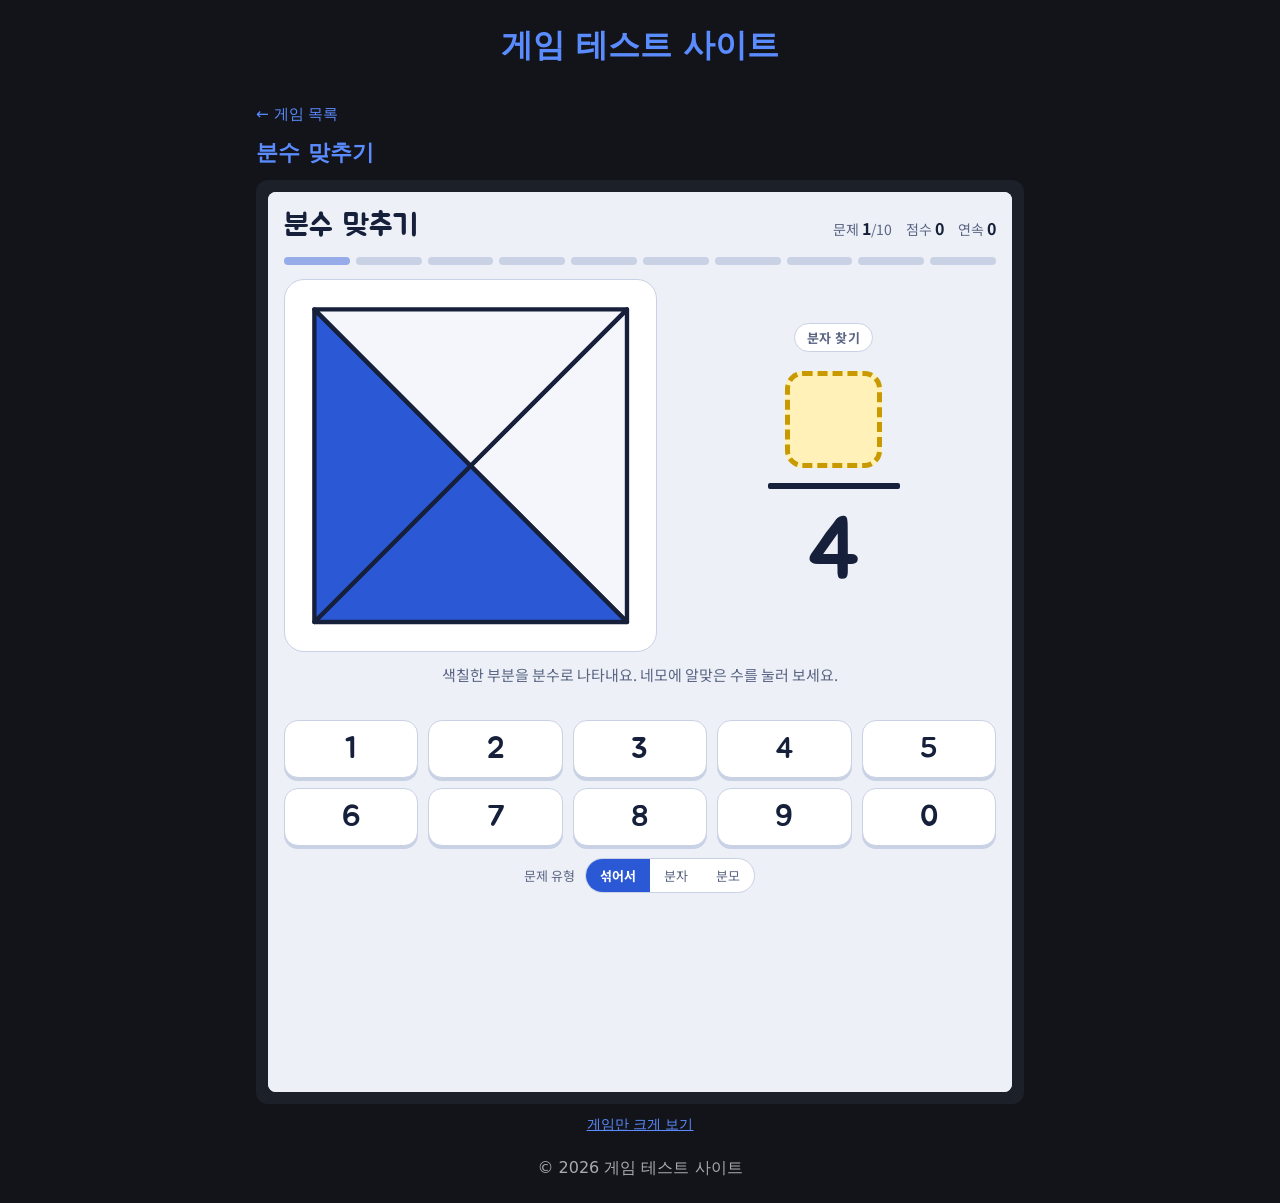
<file: fraction.html>
<!DOCTYPE html>
<html lang="ko">
<head>
  <meta charset="UTF-8">
  <meta name="viewport" content="width=device-width, initial-scale=1">
  <title>분수 맞추기 - 게임 테스트 사이트</title>
  <link rel="stylesheet" href="style.css">
</head>
<body>
  <header>
    <h1>게임 테스트 사이트</h1>
  </header>

  <main>
    <a class="back-link" href="index.html">&larr; 게임 목록</a>
    <h2 class="game-page-title">분수 맞추기</h2>
    <div class="game-frame">
      <iframe src="fraction-guess.html" title="분수 맞추기"></iframe>
    </div>
    <p class="open-link"><a href="fraction-guess.html">게임만 크게 보기</a></p>
  </main>

  <footer>
    <p>&copy; 2026 게임 테스트 사이트</p>
  </footer>
</body>
</html>
</file>
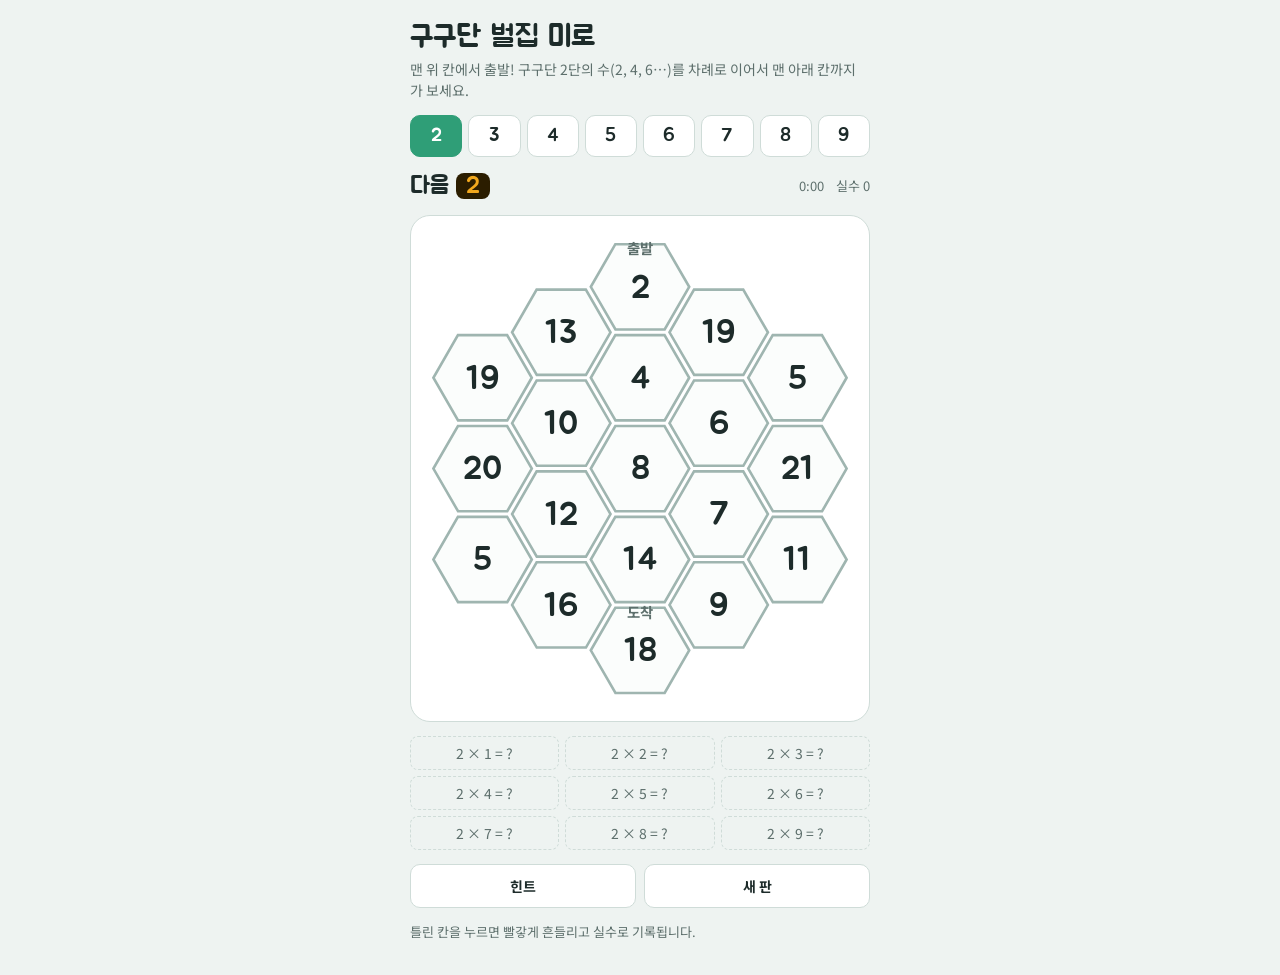
<file: gugudan-hex-maze.html>
<!doctype html><html><head><meta charset=utf8><meta name=viewport content="width=device-width,initial-scale=1,viewport-fit=cover"><style>:root{color-scheme:light;box-sizing:border-box;padding-top:env(safe-area-inset-top,0px);padding-bottom:env(safe-area-inset-bottom,0px)}html{scroll-padding-top:env(safe-area-inset-top,0px)}body{margin:0;padding:0;font:14px -apple-system,BlinkMacSystemFont,sans-serif;background:#fff;color:#000}img{max-width:100%}[hidden]:not([hidden=until-found i]){display:none!important}</style></head><body>
<title>구구단 벌집 미로</title>
<meta name="claude:viewport-fit-sides" content="cover">
<link rel="stylesheet" href="https://fonts.googleapis.com/css2?family=Jua&family=Noto+Sans+KR:wght@400;700&display=swap">
<style>
/* Layout: one centered column; header, dan picker, status row, hex board (SVG), equation strip. */
:root{
  --bg:#eef3f1; --panel:#ffffff; --ink:#1d2b2a; --muted:#5d6f6c; --line:#cfdcd8;
  --cell:#fbfdfc; --cell-edge:#9fb5b0; --path:#2f9e77; --path-ink:#ffffff;
  --now:#f2a81d; --now-ink:#2b1d00; --bad:#d8463b; --accent:#2f9e77;
  --f-display:'Jua','Noto Sans KR',sans-serif; --f-body:'Noto Sans KR',system-ui,sans-serif;
}
@media (prefers-color-scheme: dark){:root:not([data-theme="light"]){
  --bg:#121a19; --panel:#1b2625; --ink:#e6f1ee; --muted:#93a8a4; --line:#2e3f3c;
  --cell:#223130; --cell-edge:#4b6560; --path:#3cb98c; --path-ink:#06231a;
  --now:#f2b13a; --now-ink:#2b1d00; --bad:#ef6a5f; --accent:#3cb98c; color-scheme:dark}}
:root[data-theme="dark"]{
  --bg:#121a19; --panel:#1b2625; --ink:#e6f1ee; --muted:#93a8a4; --line:#2e3f3c;
  --cell:#223130; --cell-edge:#4b6560; --path:#3cb98c; --path-ink:#06231a;
  --now:#f2b13a; --now-ink:#2b1d00; --bad:#ef6a5f; --accent:#3cb98c; color-scheme:dark}
body{background:var(--bg);color:var(--ink);font-family:var(--f-body);
  padding-block:20px 32px;padding-left:max(16px,env(safe-area-inset-left,0px));padding-right:max(16px,env(safe-area-inset-right,0px));font-size:15px}
.wrap{max-width:460px;margin:0 auto;display:flex;flex-direction:column;gap:14px}
h1{font-family:var(--f-display);font-weight:400;font-size:30px;margin:0;line-height:1.15;text-wrap:balance}
.sub{margin:4px 0 0;color:var(--muted);font-size:14px;line-height:1.5}
.dans{display:grid;grid-template-columns:repeat(8,1fr);gap:6px}
.dans button{font-family:var(--f-display);font-size:19px;padding:8px 0;border:1.5px solid var(--line);background:var(--panel);color:var(--ink);border-radius:10px;cursor:pointer}
.dans button[aria-pressed="true"]{background:var(--accent);border-color:var(--accent);color:var(--path-ink)}
button:focus-visible,.cell:focus-visible polygon{outline:3px solid var(--now);outline-offset:2px}
.status{display:flex;align-items:center;gap:10px;flex-wrap:wrap;justify-content:space-between}
.target{font-family:var(--f-display);font-size:24px}
.target b{font-weight:400;color:var(--now);background:var(--now-ink);padding:1px 10px;border-radius:8px;font-variant-numeric:tabular-nums}
.stats{color:var(--muted);font-size:13px;font-variant-numeric:tabular-nums;display:flex;gap:12px}
.board{background:var(--panel);border:1.5px solid var(--line);border-radius:20px;padding:6px;position:relative}
svg{display:block;width:100%;height:auto;max-height:70vh;touch-action:manipulation}
.cell{cursor:pointer;-webkit-tap-highlight-color:transparent;outline:none}
.cell polygon{fill:var(--cell);stroke:var(--cell-edge);stroke-width:2;transition:fill .15s}
.cell text{font-family:var(--f-display);font-size:25px;fill:var(--ink);text-anchor:middle;dominant-baseline:central;pointer-events:none;font-variant-numeric:tabular-nums}
.cell.done polygon{fill:var(--path);stroke:var(--path)}
.cell.done text{fill:var(--path-ink)}
.cell.cur polygon{fill:var(--now);stroke:var(--now)}
.cell.cur text{fill:var(--now-ink)}
.cell.bad polygon{fill:var(--bad);animation:shake .3s}
.cell.bad text{fill:#fff}
.cell.hint polygon{stroke:var(--now);stroke-width:5}
.tag{font-family:var(--f-body);font-size:11px!important;font-weight:700}
.trail{fill:none;stroke:var(--path-ink);stroke-opacity:.9;stroke-width:5;stroke-linecap:round;stroke-linejoin:round;pointer-events:none}
@keyframes shake{25%{transform:translateX(-4px)}75%{transform:translateX(4px)}}
.eq{display:grid;grid-template-columns:repeat(3,1fr);gap:6px;font-variant-numeric:tabular-nums}
.eq div{padding:6px 4px;text-align:center;border-radius:8px;border:1.5px dashed var(--line);color:var(--muted);font-size:14px}
.eq div.on{border-style:solid;border-color:var(--path);background:var(--path);color:var(--path-ink);font-weight:700}
.row{display:flex;gap:8px}
.row button{flex:1;font:700 14px var(--f-body);padding:11px;border-radius:10px;border:1.5px solid var(--line);background:var(--panel);color:var(--ink);cursor:pointer}
.row button.main{background:var(--accent);border-color:var(--accent);color:var(--path-ink)}
.win{position:absolute;inset:0;border-radius:20px;background:color-mix(in srgb,var(--panel) 92%,transparent);display:flex;flex-direction:column;gap:10px;align-items:center;justify-content:center;text-align:center;padding:20px}
.win[hidden]{display:none}
.win h2{font-family:var(--f-display);font-weight:400;font-size:34px;margin:0}
.win p{margin:0;color:var(--muted)}
.win .row{width:100%;max-width:300px}
.help{color:var(--muted);font-size:13px;line-height:1.6;margin:0}
@media (prefers-reduced-motion:reduce){.cell.bad polygon{animation:none}}
</style>

<div class="wrap">
  <header>
    <h1>구구단 벌집 미로</h1>
    <p class="sub" id="sub">맨 위 칸에서 출발! 구구단 2단의 수(2, 4, 6…)를 차례로 이어서 맨 아래 칸까지 가 보세요.</p>
  </header>
  <div class="dans" id="dans" role="group" aria-label="단 선택"></div>
  <div class="status">
    <div class="target">다음 <b id="next">2</b></div>
    <div class="stats"><span id="time">0:00</span><span id="miss">실수 0</span></div>
  </div>
  <div class="board">
    <svg id="svg" viewBox="-170 -188 340 376" role="group" aria-label="육각형 판"></svg>
    <div class="win" id="win" hidden>
      <h2>완성!</h2>
      <p id="winMsg"></p>
      <div class="row"><button id="again">같은 단 다시</button><button class="main" id="nextDan">다음 단으로</button></div>
    </div>
  </div>
  <div class="eq" id="eq"></div>
  <div class="row"><button id="hint">힌트</button><button id="fresh">새 판</button></div>
  <p class="help">틀린 칸을 누르면 빨갛게 흔들리고 실수로 기록됩니다.</p>
</div>

<script>
(function(){
  var S=40, R3=Math.sqrt(3), NB=[[1,0],[-1,0],[0,1],[0,-1],[1,-1],[-1,1]];
  var cells=[]; // {q,r,x,y}
  for(var q=-2;q<=2;q++)for(var r=-2;r<=2;r++)if(Math.abs(q+r)<=2)cells.push({q:q,r:r,x:S*1.5*q,y:S*R3*(r+q/2)});
  var byKey={}; cells.forEach(function(c,i){c.i=i;byKey[c.q+','+c.r]=c});
  cells.forEach(function(c){c.nb=NB.map(function(d){return byKey[(c.q+d[0])+','+(c.r+d[1])]}).filter(Boolean).map(function(n){return n.i})});
  var TOP=byKey['0,-2'].i, BOT=byKey['0,2'].i;

  var dan=2, vals=[], path=[], solution=[], misses=0, t0=0, timer=null, done=false, svg=document.getElementById('svg');
  function rnd(n){return Math.floor(Math.random()*n)}
  function shuffle(a){for(var i=a.length-1;i>0;i--){var j=rnd(i+1),t=a[i];a[i]=a[j];a[j]=t}return a}

  function randomPath(){ // self-avoiding walk, 9 cells, top to bottom
    for(var tries=0;tries<2000;tries++){
      var p=[TOP],used={};used[TOP]=1;
      (function go(){
        if(p.length===9)return p[8]===BOT;
        var cur=p[p.length-1],opts=shuffle(cells[cur].nb.slice());
        for(var k=0;k<opts.length;k++){var n=opts[k];
          if(used[n]||(n===BOT&&p.length<8))continue;
          p.push(n);used[n]=1;if(go())return true;p.pop();used[n]=0}
        return false})();
      if(p.length===9&&p[8]===BOT)return p;
    }
  }
  function countSolutions(v,N){
    var total=0;
    function go(i,k,used){
      if(k===9){total++;return}
      cells[i].nb.forEach(function(n){if(!used[n]&&v[n]===N*(k+1)){used[n]=1;go(n,k+1,used);used[n]=0}})
    }
    cells.forEach(function(c){if(v[c.i]===N){var u={};u[c.i]=1;go(c.i,1,u)}});
    return total;
  }
  function build(N){
    // N×1 ~ N×9 은 판 위에 딱 한 번씩만 나온다. 나머지 10칸에는 그 값을 쓰지 않으므로 갈림길이 생기지 않는다.
    var p=randomPath(),v=new Array(19).fill(0),onPath={},inTable={};
    for(var k=1;k<=9;k++)inTable[N*k]=1;
    p.forEach(function(ci,k){v[ci]=N*(k+1);onPath[ci]=1});
    var pool=[];
    for(var k=1;k<=9;k++){pool.push(N*k-1,N*k+1,N*k+N+1)}
    for(var k=10;k<=13;k++){pool.push(N*k)}
    pool=pool.filter(function(x){return x>0&&!inTable[x]});
    cells.forEach(function(c){if(!onPath[c.i])v[c.i]=pool[rnd(pool.length)]});
    return {v:v,p:p};
  }

  function hexPoints(s){var a=[];for(var k=0;k<6;k++){var t=Math.PI/3*k;a.push((s*Math.cos(t)).toFixed(1)+','+(s*Math.sin(t)).toFixed(1))}return a.join(' ')}
  var NS='http://www.w3.org/2000/svg';
  function el(n,a,p){var e=document.createElementNS(NS,n);for(var k in a)e.setAttribute(k,a[k]);if(p)p.appendChild(e);return e}

  var gEls=[],trail;
  function draw(){
    svg.innerHTML='';gEls=[];
    cells.forEach(function(c){
      var g=el('g',{'class':'cell',transform:'translate('+c.x+','+c.y+')',tabindex:0,role:'button','aria-label':vals[c.i]},svg);
      el('polygon',{points:hexPoints(S-2.5)},g);
      var t=el('text',{x:0,y:1},g);t.textContent=vals[c.i];
      g.addEventListener('click',function(){tap(c.i)});
      g.addEventListener('keydown',function(e){if(e.key==='Enter'||e.key===' '){e.preventDefault();tap(c.i)}});
      gEls.push(g);
    });
    trail=el('polyline',{'class':'trail',points:''},svg);
    // start / goal markers
    [[TOP,'출발'],[BOT,'도착']].forEach(function(m){
      var c=cells[m[0]];var t=el('text',{x:c.x,y:c.y-S*0.62,'class':'tag','text-anchor':'middle'},svg);
      t.style.fill='var(--muted)';t.style.fontSize='11px';t.style.fontWeight='700';t.style.textAnchor='middle';t.textContent=m[1];
    });
  }
  function refresh(){
    gEls.forEach(function(g,i){g.setAttribute('class','cell'+(path.indexOf(i)>-1?' done':'')+(path.length&&path[path.length-1]===i&&!done?' cur':''))});
    trail.setAttribute('points',path.map(function(i){return cells[i].x+','+cells[i].y}).join(' '));
    document.getElementById('next').textContent=done?'끝':dan*(path.length+1);
    document.getElementById('miss').textContent='실수 '+misses;
    var eq=document.getElementById('eq');eq.innerHTML='';
    for(var k=1;k<=9;k++){var d=document.createElement('div');d.textContent=dan+' × '+k+' = '+(k<=path.length?dan*k:'?');if(k<=path.length)d.className='on';eq.appendChild(d)}
  }
  function fmt(s){return Math.floor(s/60)+':'+('0'+(s%60)).slice(-2)}
  function tick(){document.getElementById('time').textContent=fmt(Math.floor((Date.now()-t0)/1000))}
  function clearHint(){gEls.forEach(function(g){g.classList.remove('hint')})}

  function tap(i){
    if(done)return;
    clearHint();
    if(!t0){t0=Date.now();timer=setInterval(tick,500)}
    var k=path.length;
    if(k&&path[k-1]===i)return;
    var ok=vals[i]===dan*(k+1)&&(k===0?i===TOP:cells[path[k-1]].nb.indexOf(i)>-1&&path.indexOf(i)<0);
    if(ok){path.push(i);refresh();if(path.length===9)win();return}
    misses++;refresh();
    var g=gEls[i];g.classList.add('bad');setTimeout(function(){g.classList.remove('bad')},350);
  }
  function win(){
    done=true;clearInterval(timer);tick();refresh();
    var sec=Math.floor((Date.now()-t0)/1000);
    document.getElementById('winMsg').textContent=dan+'단 완성 · '+fmt(sec)+' · 실수 '+misses+'번';
    document.getElementById('win').hidden=false;
    document.getElementById('nextDan').textContent=dan===9?'2단으로':(dan+1)+'단으로';
  }
  function start(N){
    dan=N;var b=build(N);vals=b.v;solution=b.p;path=[];misses=0;done=false;t0=0;clearInterval(timer);
    document.getElementById('sub').textContent='맨 위 칸에서 출발! 구구단 '+N+'단의 수('+N+', '+N*2+', '+N*3+'…)를 차례로 이어서 맨 아래 칸까지 가 보세요.';
    document.getElementById('time').textContent='0:00';document.getElementById('win').hidden=true;
    document.querySelectorAll('#dans button').forEach(function(b){b.setAttribute('aria-pressed',+b.dataset.n===N)});
    draw();refresh();
  }
  var dh=document.getElementById('dans');
  for(var n=2;n<=9;n++){(function(n){var b=document.createElement('button');b.textContent=n;b.dataset.n=n;b.setAttribute('aria-label',n+'단');b.onclick=function(){start(n)};dh.appendChild(b)})(n)}
  document.getElementById('fresh').onclick=function(){start(dan)};
  document.getElementById('again').onclick=function(){start(dan)};
  document.getElementById('nextDan').onclick=function(){start(dan===9?2:dan+1)};
  document.getElementById('hint').onclick=function(){
    if(done)return;clearHint();
    var k=path.length;if(k&&path.some(function(p,j){return p!==solution[j]})){gEls[path[path.length-1]].classList.add('hint');return}
    gEls[solution[k]].classList.add('hint');
  };
  start(2);
})();
</script>

</body></html>
</file>
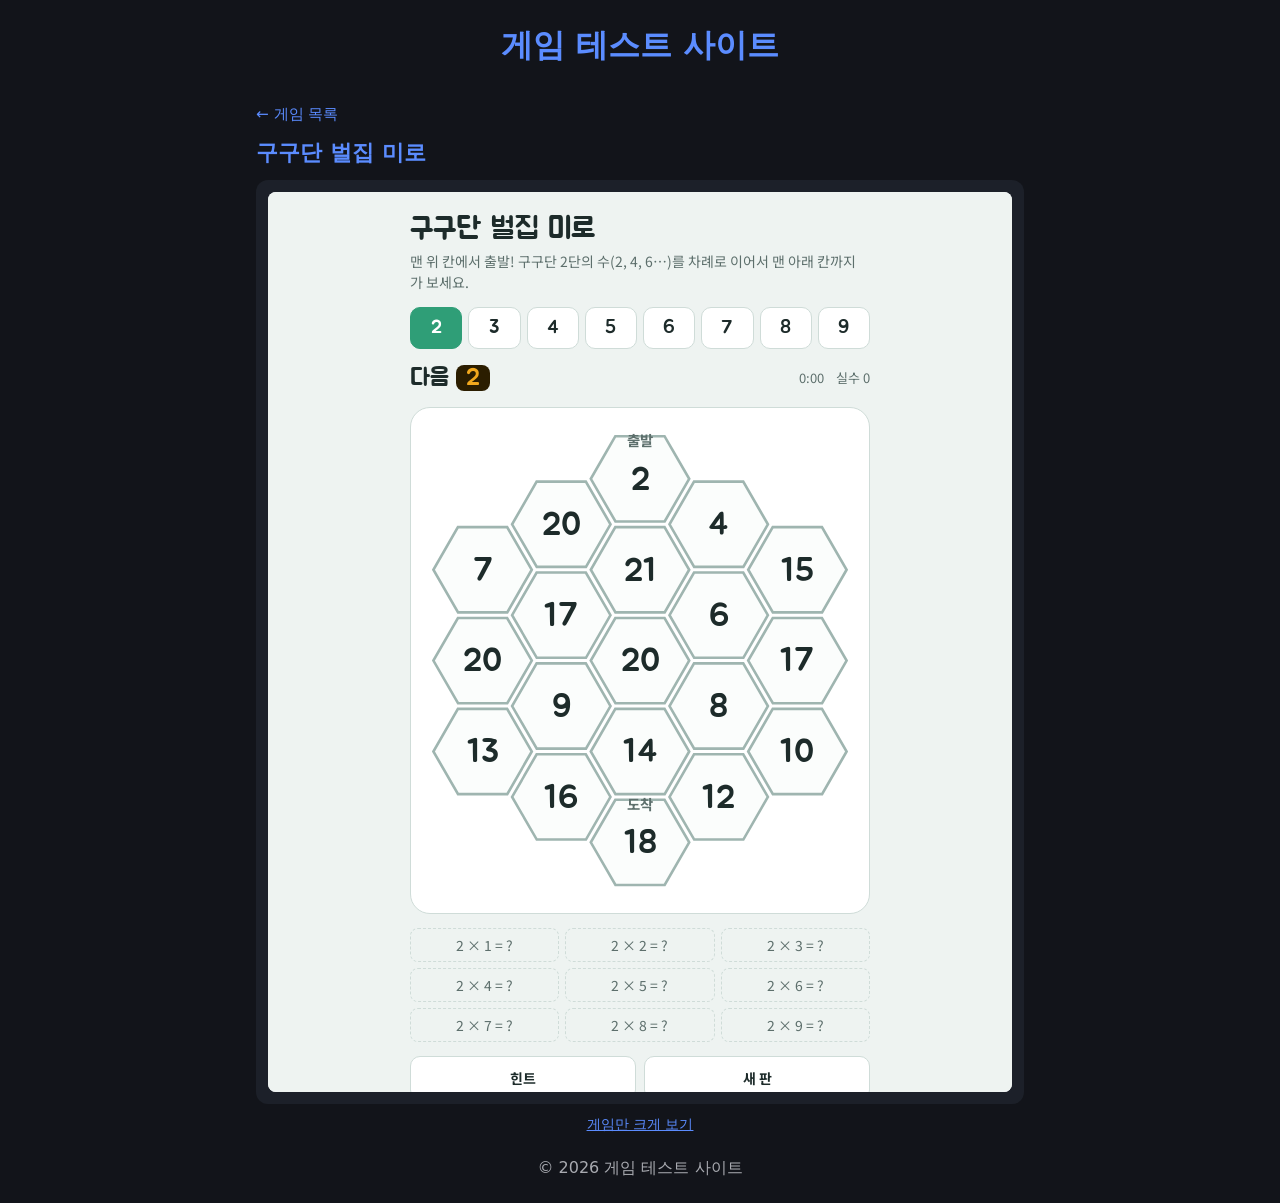
<file: maze.html>
<!DOCTYPE html>
<html lang="ko">
<head>
  <meta charset="UTF-8">
  <meta name="viewport" content="width=device-width, initial-scale=1">
  <title>구구단 벌집 미로 - 게임 테스트 사이트</title>
  <link rel="stylesheet" href="style.css">
</head>
<body>
  <header>
    <h1>게임 테스트 사이트</h1>
  </header>

  <main>
    <a class="back-link" href="index.html">&larr; 게임 목록</a>
    <h2 class="game-page-title">구구단 벌집 미로</h2>
    <div class="game-frame">
      <iframe src="gugudan-hex-maze.html" title="구구단 벌집 미로"></iframe>
    </div>
    <p class="open-link"><a href="gugudan-hex-maze.html">게임만 크게 보기</a></p>
  </main>

  <footer>
    <p>&copy; 2026 게임 테스트 사이트</p>
  </footer>
</body>
</html>
</file>
<file: style.css>
:root {
  --bg: #12141a;
  --panel: #1c2029;
  --panel-hover: #242a36;
  --text: #e8eaf0;
  --accent: #5b8cff;
}

* { box-sizing: border-box; }

body {
  margin: 0;
  min-height: 100vh;
  display: flex;
  flex-direction: column;
  align-items: center;
  background: var(--bg);
  color: var(--text);
  font-family: system-ui, -apple-system, "Noto Sans KR", sans-serif;
}

a { color: var(--accent); }

header, footer { text-align: center; padding: 24px 16px; }
header h1 { margin: 0 0 8px; color: var(--accent); }
header p, footer p { margin: 0; opacity: 0.7; }

main {
  width: 100%;
  max-width: 800px;
  padding: 0 16px;
  flex: 1;
}

/* ---------- 첫 페이지: 게임 목록 ---------- */
.list-title { margin: 8px 0 16px; font-size: 1.1rem; opacity: 0.85; }

.game-list {
  list-style: none;
  margin: 0;
  padding: 0;
  display: grid;
  grid-template-columns: repeat(auto-fill, minmax(240px, 1fr));
  gap: 16px;
}

.game-card {
  display: block;
  height: 100%;
  padding: 20px;
  border: 2px solid transparent;
  border-radius: 12px;
  background: var(--panel);
  color: var(--text);
  text-decoration: none;
  transition: transform .12s, background .12s, border-color .12s;
}
.game-card:hover,
.game-card:focus-visible {
  background: var(--panel-hover);
  border-color: var(--accent);
  transform: translateY(-3px);
  outline: none;
}
.game-card .icon { font-size: 2.2rem; line-height: 1; margin-bottom: 12px; }
.game-card h3 { margin: 0 0 6px; font-size: 1.15rem; color: var(--accent); }
.game-card p { margin: 0 0 12px; font-size: .92rem; line-height: 1.5; opacity: 0.8; }
.game-card .tag {
  display: inline-block;
  padding: 3px 10px;
  border-radius: 999px;
  background: rgba(91, 140, 255, .16);
  color: var(--accent);
  font-size: .8rem;
}

/* ---------- 게임 페이지 ---------- */
.back-link {
  display: inline-block;
  margin: 4px 0 12px;
  font-size: .95rem;
  text-decoration: none;
}
.back-link:hover { text-decoration: underline; }

.game-page-title { margin: 0 0 12px; font-size: 1.4rem; color: var(--accent); }

.game-frame {
  background: var(--panel);
  border-radius: 12px;
  padding: 12px;
}

/* 화면 크기에 맞춰 게임 캔버스가 줄어들도록 */
canvas {
  display: block;
  width: 100%;
  height: auto;
  border-radius: 8px;
  background: #000;
  outline: none;
  touch-action: none;
}

.game-frame iframe {
  display: block;
  width: 100%;
  height: 900px;
  border: 0;
  border-radius: 8px;
  background: #f3f5f9;
}

.hint { text-align: center; opacity: 0.6; font-size: 14px; }
.open-link { text-align: center; font-size: 14px; margin: 12px 0 0; }

/* ---------- 스마트폰: 게임 화면이 한 화면에 들어오도록 ---------- */
/* 게임 페이지(.game-frame이 있는 페이지)에서만 적용된다. 머리글과 제목을 줄이고,
   iframe 높이를 화면 높이에 맞춰 페이지 스크롤과 게임 스크롤이 겹치지 않게 한다. */
@media (max-width: 600px) {
  body:has(.game-frame) header { padding: 8px 12px; }
  body:has(.game-frame) header h1 { margin: 0; font-size: 1rem; }
  body:has(.game-frame) main { padding: 0 8px; }
  body:has(.game-frame) .back-link { margin: 2px 0 6px; }
  body:has(.game-frame) .game-page-title { display: none; }
  body:has(.game-frame) .game-frame { padding: 4px; border-radius: 10px; }
  body:has(.game-frame) .game-frame iframe {
    height: calc(100vh - 120px);   /* dvh를 지원하지 않는 브라우저용 */
    height: calc(100dvh - 120px);  /* 주소창 높이가 변해도 맞는 값 */
    min-height: 460px;
  }
  body:has(.game-frame) .open-link { margin: 8px 0 0; }
  body:has(.game-frame) footer { padding: 12px 16px; }
}
</file>
